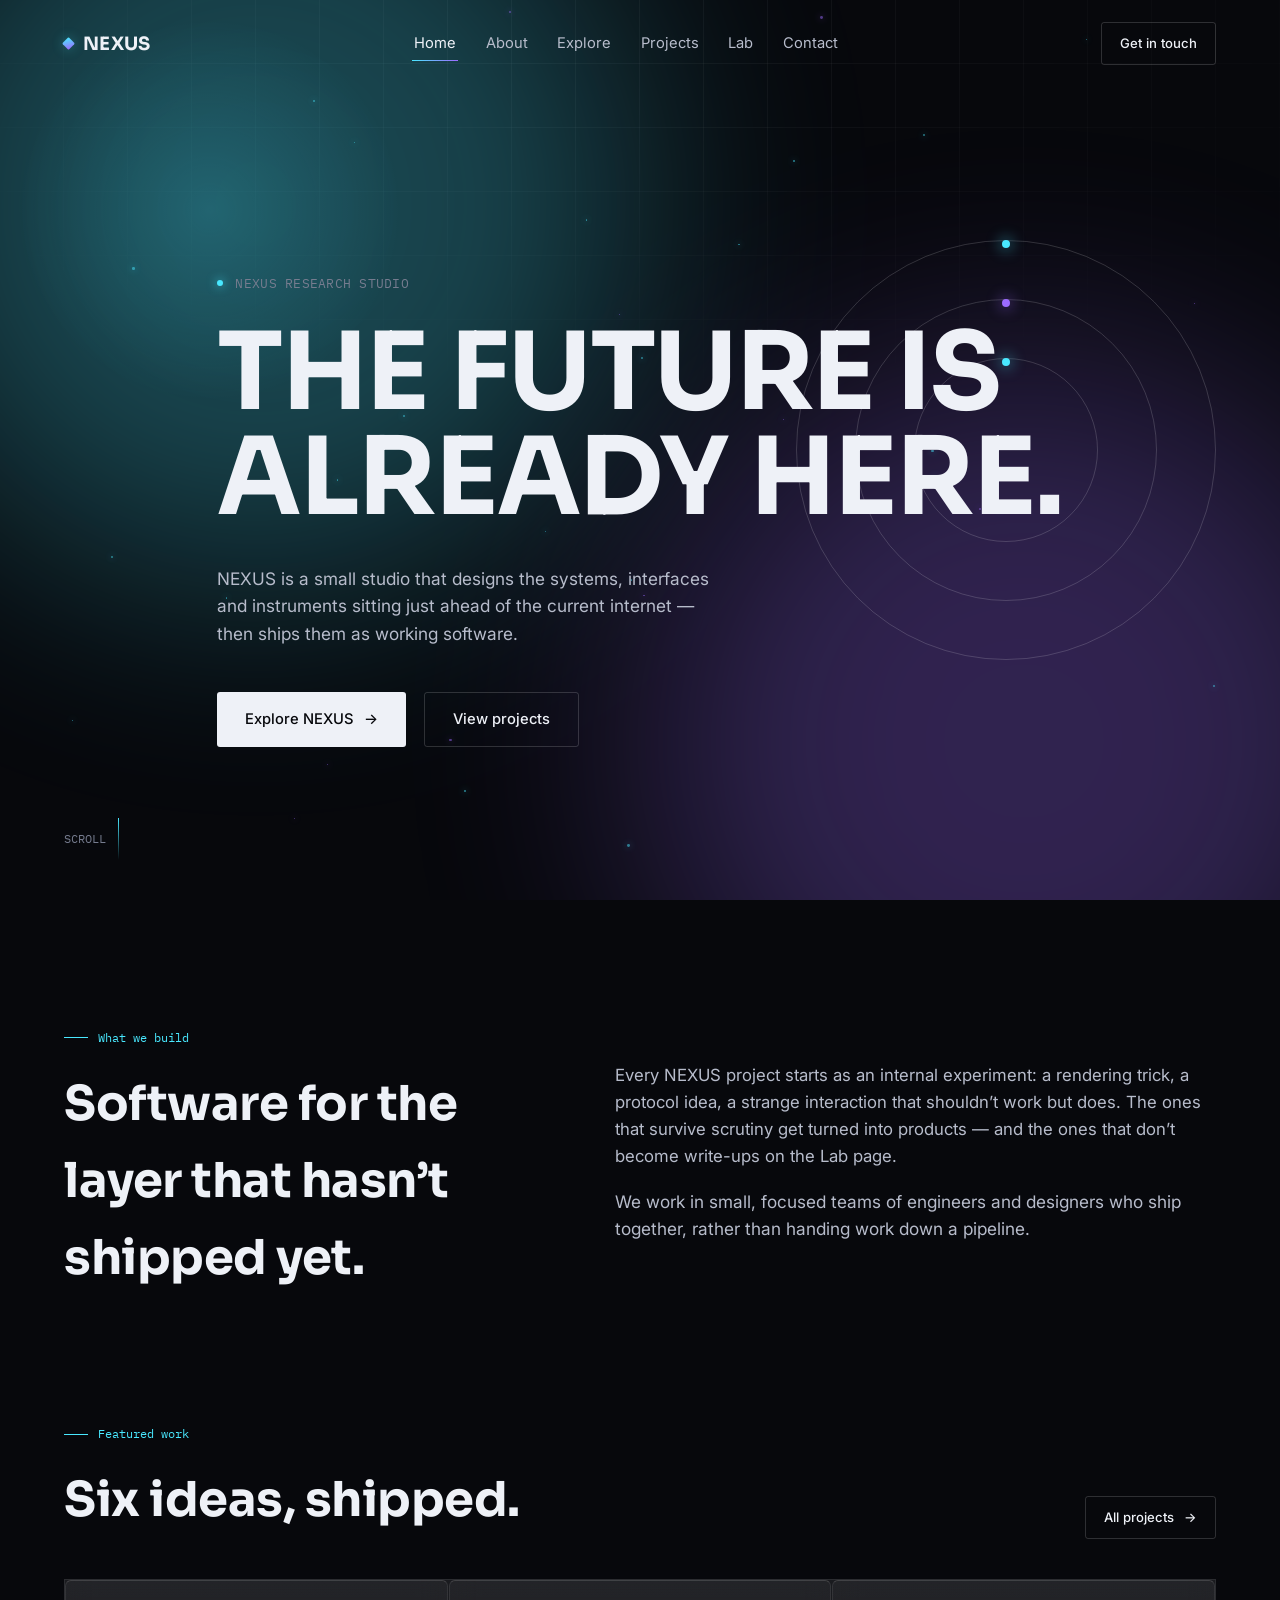
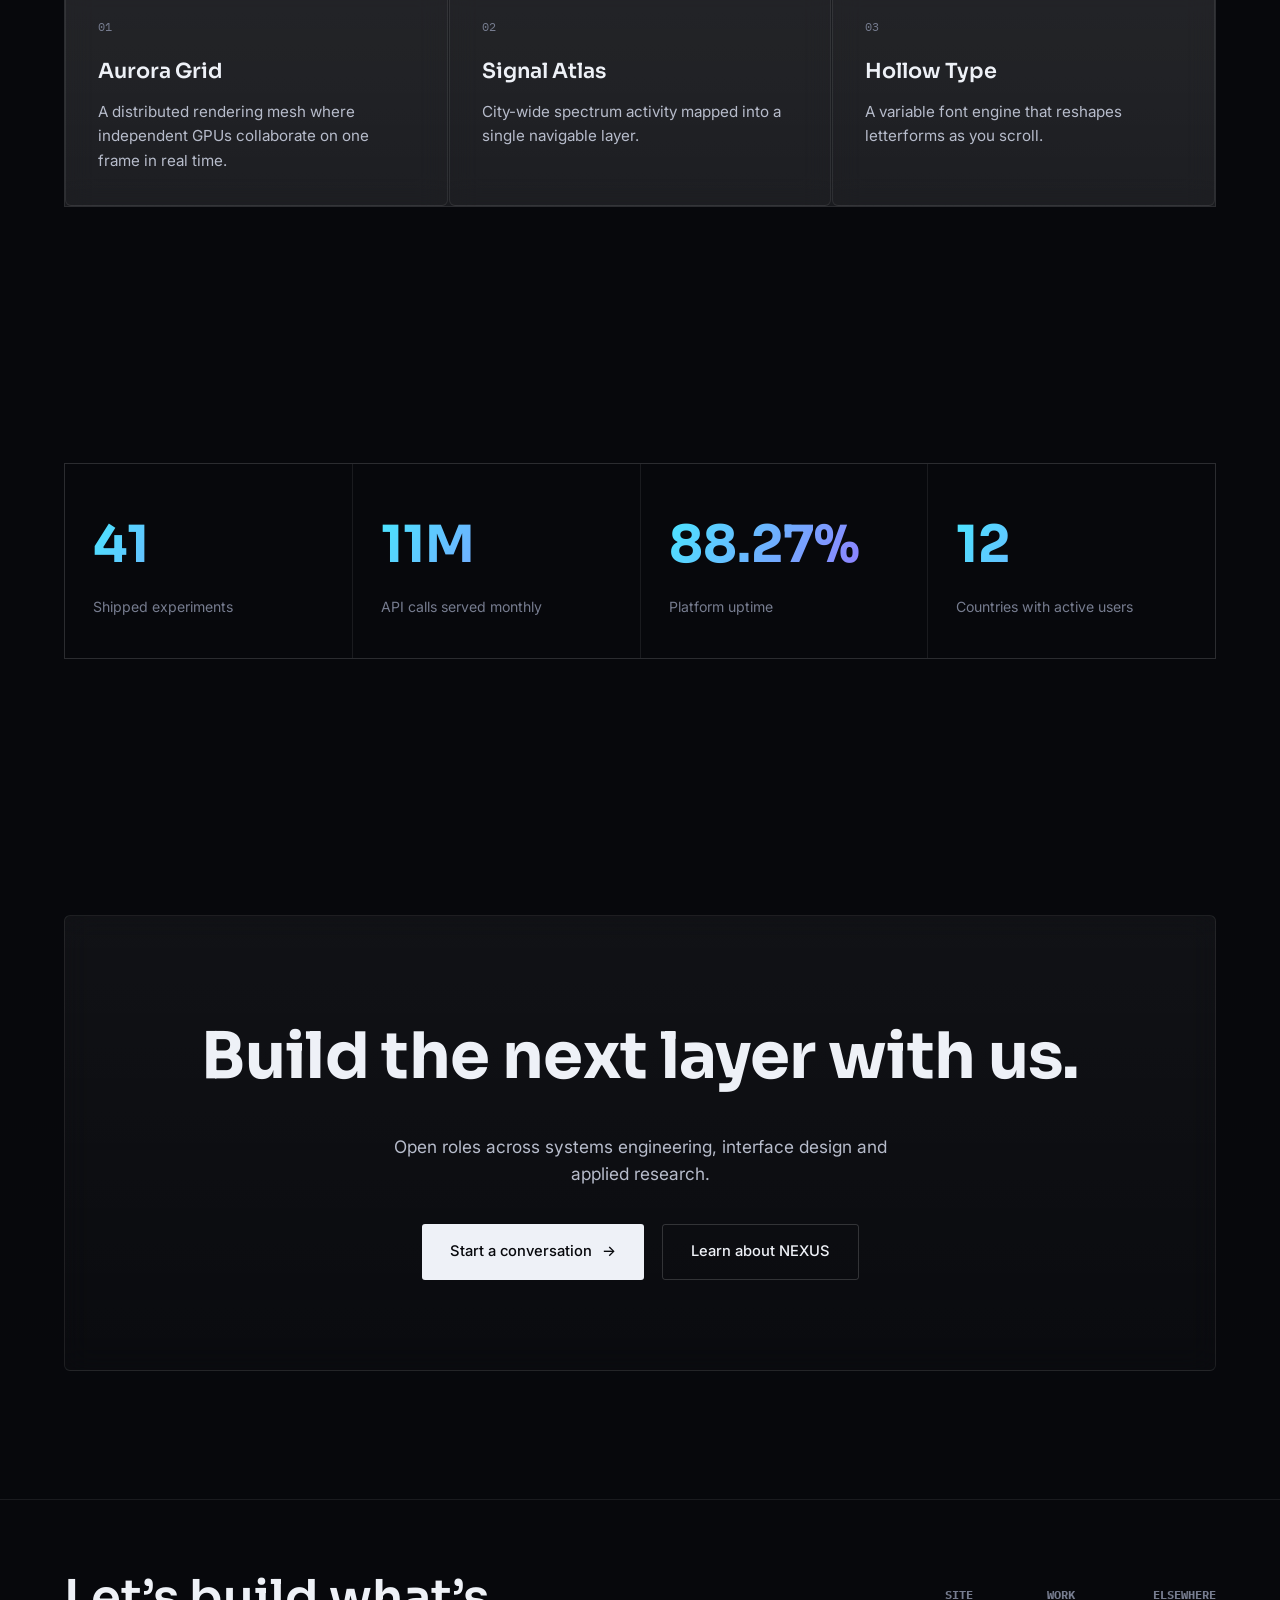
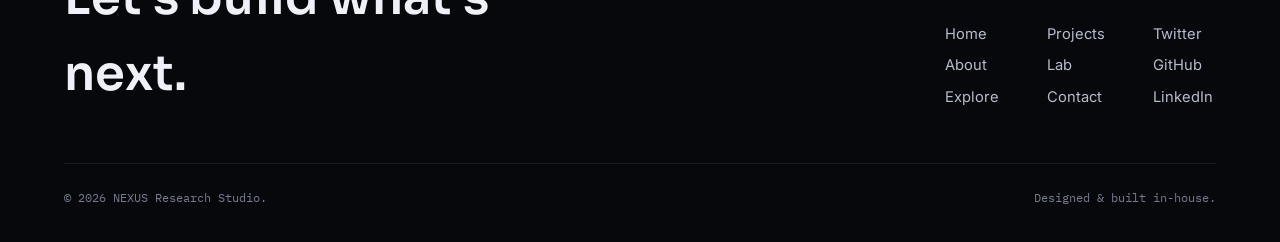
<file: index.html>
<!DOCTYPE html>
<html lang="en">
<head>
<meta charset="UTF-8">
<meta name="viewport" content="width=device-width, initial-scale=1.0">
<title>NEXUS — The future is already here.</title>
<meta name="description" content="NEXUS is a research studio building interfaces, systems and instruments for what comes after the current internet.">
<link rel="stylesheet" href="style.css">
</head>
<body>

<div class="field" aria-hidden="true">
  <div class="field__grid"></div>
  <div class="field__glow field__glow--a"></div>
  <div class="field__glow field__glow--b"></div>
  <div class="field__particles"></div>
  <div class="field__cursor"></div>
</div>

<header class="nav">
  <a href="index.html" class="nav__brand"><span class="nav__brand-mark" aria-hidden="true"></span>NEXUS</a>
  <nav class="nav__links" aria-label="Primary">
    <a href="index.html">Home</a>
    <a href="about.html">About</a>
    <a href="explore.html">Explore</a>
    <a href="projects.html">Projects</a>
    <a href="lab.html">Lab</a>
    <a href="contact.html">Contact</a>
  </nav>
  <div class="nav__cta">
    <a href="contact.html" class="btn btn--ghost btn--small">Get in touch</a>
    <button class="nav__toggle" aria-label="Open menu" aria-expanded="false" aria-controls="mobile-menu">
      <span></span><span></span><span></span>
    </button>
  </div>
</header>

<div class="nav__mobile" id="mobile-menu">
  <a href="index.html">Home</a>
  <a href="about.html">About</a>
  <a href="explore.html">Explore</a>
  <a href="projects.html">Projects</a>
  <a href="lab.html">Lab</a>
  <a href="contact.html">Contact</a>
  <div class="nav__mobile-foot">NEXUS Research Studio &mdash; Est. 2019</div>
</div>

<main>

  <section class="hero">
    <div class="wrap">
      <p class="hero__kicker"><span class="dot" aria-hidden="true"></span>NEXUS RESEARCH STUDIO</p>
      <h1 class="hero__title">
        <span class="line"><span>THE FUTURE IS</span></span>
        <span class="line"><span>ALREADY HERE.</span></span>
      </h1>
      <p class="hero__desc">
        NEXUS is a small studio that designs the systems, interfaces and instruments
        sitting just ahead of the current internet &mdash; then ships them as working software.
      </p>
      <div class="hero__actions">
        <a href="explore.html" class="btn btn--primary">Explore NEXUS <span class="btn__arrow">&rarr;</span></a>
        <a href="projects.html" class="btn btn--ghost">View projects</a>
      </div>
    </div>

    <div class="hero__figures" aria-hidden="true">
      <div class="hero__ring hero__ring--1"></div>
      <div class="hero__ring hero__ring--2"></div>
      <div class="hero__ring hero__ring--3"></div>
    </div>

    <div class="hero__scroll">
      <span>SCROLL</span>
      <span class="hero__scroll-line"></span>
    </div>
  </section>

  <section class="section" aria-label="Introduction">
    <div class="wrap">
      <div class="mission" style="grid-template-columns: 0.9fr 1.1fr;">
        <div class="reveal">
          <p class="eyebrow">What we build</p>
          <h2 class="pagehead__title" style="font-size: clamp(1.9rem, 4vw, 3rem);">Software for the layer that hasn&rsquo;t shipped yet.</h2>
        </div>
        <div class="reveal">
          <p class="hero__desc" style="max-width: 60ch; font-size: 1.05rem;">
            Every NEXUS project starts as an internal experiment: a rendering trick, a protocol idea,
            a strange interaction that shouldn&rsquo;t work but does. The ones that survive scrutiny
            get turned into products &mdash; and the ones that don&rsquo;t become write-ups on the Lab page.
          </p>
          <p class="hero__desc" style="max-width: 60ch; margin-top: 18px;">
            We work in small, focused teams of engineers and designers who ship together,
            rather than handing work down a pipeline.
          </p>
        </div>
      </div>
    </div>
  </section>

  <section class="section" style="padding-top: 0;" aria-label="Featured projects">
    <div class="wrap">
      <div class="reveal" style="display:flex; justify-content: space-between; align-items:flex-end; gap: 24px; flex-wrap: wrap; margin-bottom: 40px;">
        <div>
          <p class="eyebrow">Featured work</p>
          <h2 class="pagehead__title" style="font-size: clamp(1.9rem, 4vw, 3rem);">Six ideas, shipped.</h2>
        </div>
        <a href="projects.html" class="btn btn--ghost btn--small">All projects <span class="btn__arrow">&rarr;</span></a>
      </div>

      <div class="explore-grid reveal reveal-stagger" style="grid-template-columns: repeat(3, 1fr);">
        <div class="card glass" style="--i:0;"><span class="card__index">01</span><h3 class="card__title">Aurora Grid</h3><p class="card__text">A distributed rendering mesh where independent GPUs collaborate on one frame in real time.</p></div>
        <div class="card glass" style="--i:1;"><span class="card__index">02</span><h3 class="card__title">Signal Atlas</h3><p class="card__text">City-wide spectrum activity mapped into a single navigable layer.</p></div>
        <div class="card glass" style="--i:2;"><span class="card__index">03</span><h3 class="card__title">Hollow Type</h3><p class="card__text">A variable font engine that reshapes letterforms as you scroll.</p></div>
      </div>
    </div>
  </section>

  <section class="section" aria-label="Statistics">
    <div class="wrap reveal">
      <div class="stats">
        <div class="stat"><div class="stat__num" data-count-to="46">0</div><p class="stat__label">Shipped experiments</p></div>
        <div class="stat"><div class="stat__num" data-count-to="12" data-suffix="M">0</div><p class="stat__label">API calls served monthly</p></div>
        <div class="stat"><div class="stat__num" data-count-to="99.98" data-suffix="%">0</div><p class="stat__label">Platform uptime</p></div>
        <div class="stat"><div class="stat__num" data-count-to="14">0</div><p class="stat__label">Countries with active users</p></div>
      </div>
    </div>
  </section>

  <section class="section" aria-label="Call to action">
    <div class="wrap">
      <div class="glass reveal" style="padding: clamp(40px, 8vw, 90px) clamp(24px, 6vw, 70px); text-align: center;">
        <h2 class="pagehead__title" style="max-width: none; font-size: clamp(2rem, 6vw, 4rem);">Build the next layer with us.</h2>
        <p class="hero__desc" style="margin: 24px auto 0; text-align: center;">Open roles across systems engineering, interface design and applied research.</p>
        <div class="hero__actions" style="justify-content: center; margin-top: 36px;">
          <a href="contact.html" class="btn btn--primary">Start a conversation <span class="btn__arrow">&rarr;</span></a>
          <a href="about.html" class="btn btn--ghost">Learn about NEXUS</a>
        </div>
      </div>
    </div>
  </section>

</main>

<footer class="footer">
  <div class="wrap">
    <div class="footer__top">
      <h3 class="footer__title">Let&rsquo;s build what&rsquo;s next.</h3>
      <div class="footer__links">
        <div class="footer__col">
          <h4>SITE</h4>
          <a href="index.html">Home</a>
          <a href="about.html">About</a>
          <a href="explore.html">Explore</a>
        </div>
        <div class="footer__col">
          <h4>WORK</h4>
          <a href="projects.html">Projects</a>
          <a href="lab.html">Lab</a>
          <a href="contact.html">Contact</a>
        </div>
        <div class="footer__col">
          <h4>ELSEWHERE</h4>
          <a href="https://twitter.com" target="_blank" rel="noopener">Twitter</a>
          <a href="https://github.com" target="_blank" rel="noopener">GitHub</a>
          <a href="https://linkedin.com" target="_blank" rel="noopener">LinkedIn</a>
        </div>
      </div>
    </div>
    <div class="footer__bottom">
      <span>&copy; 2026 NEXUS Research Studio.</span>
      <span>Designed &amp; built in-house.</span>
    </div>
  </div>
</footer>

<script src="main.js"></script>
</body>
</html>
</file>
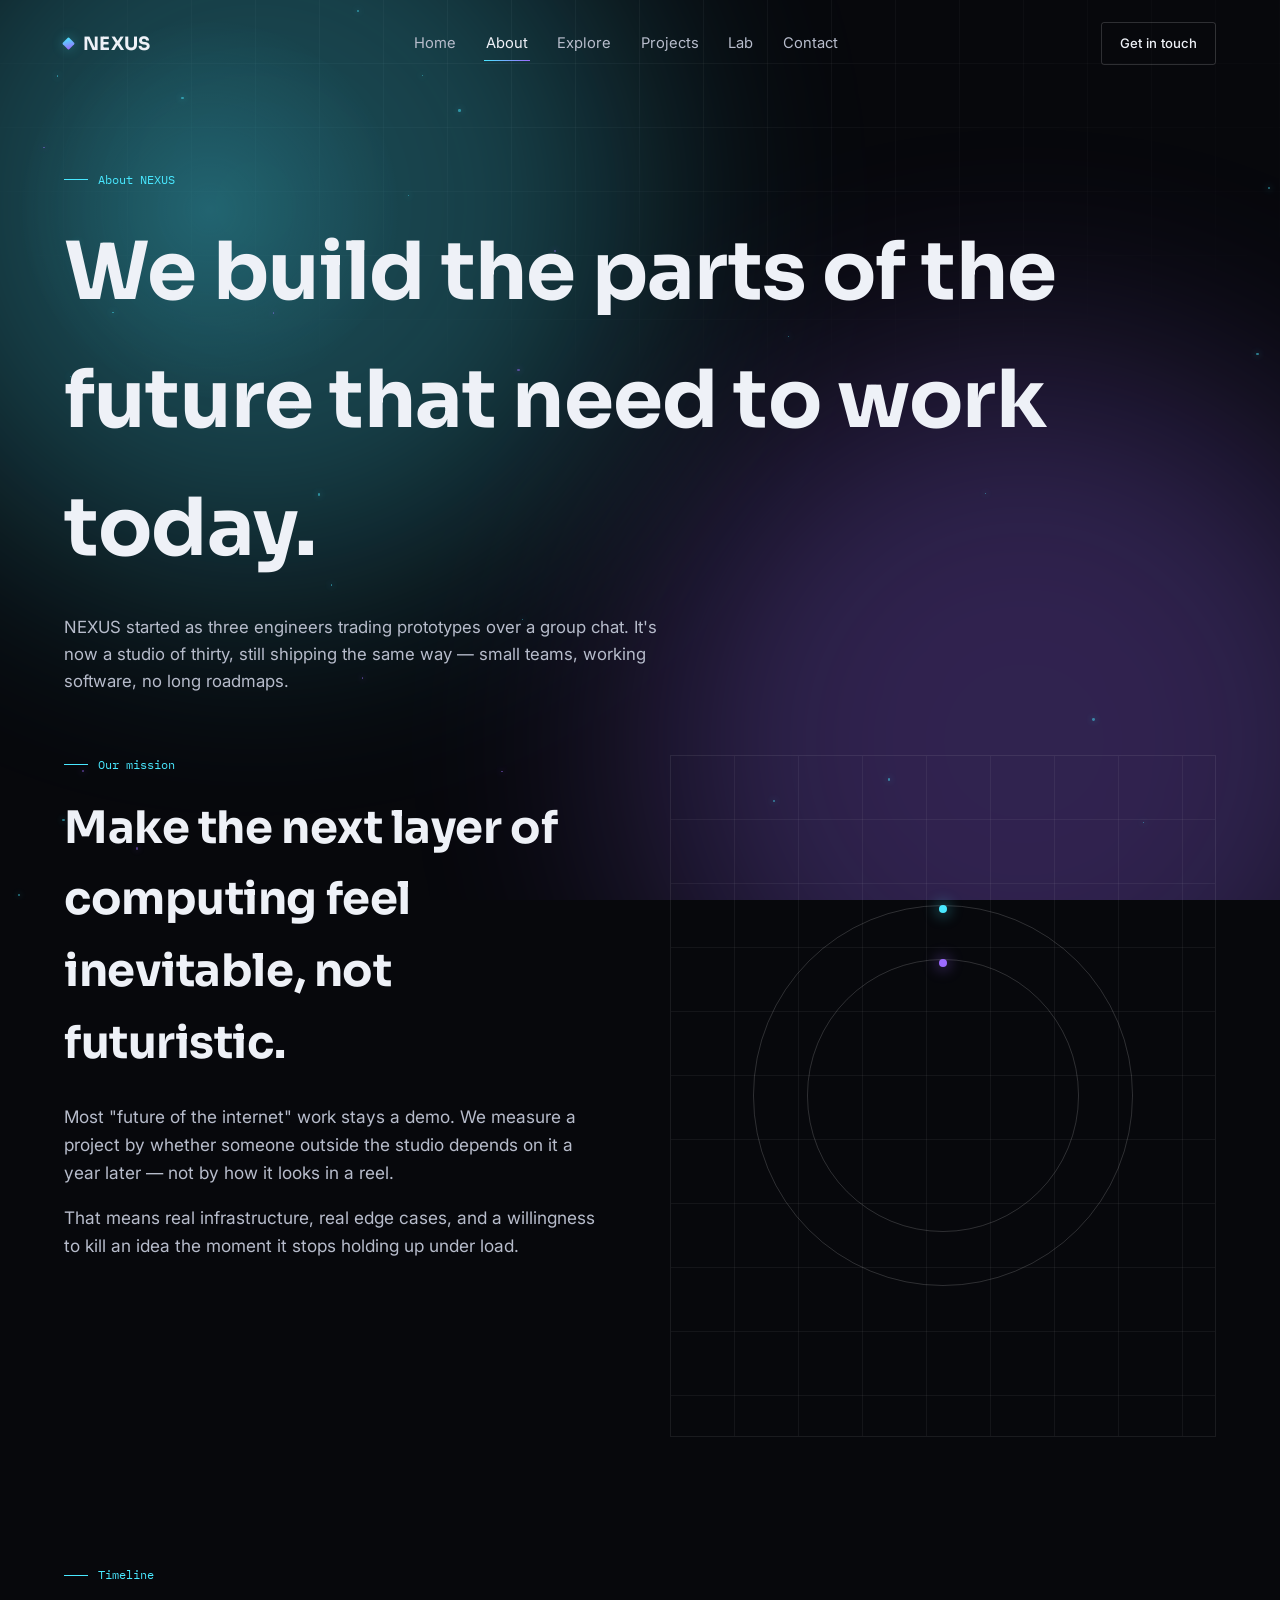
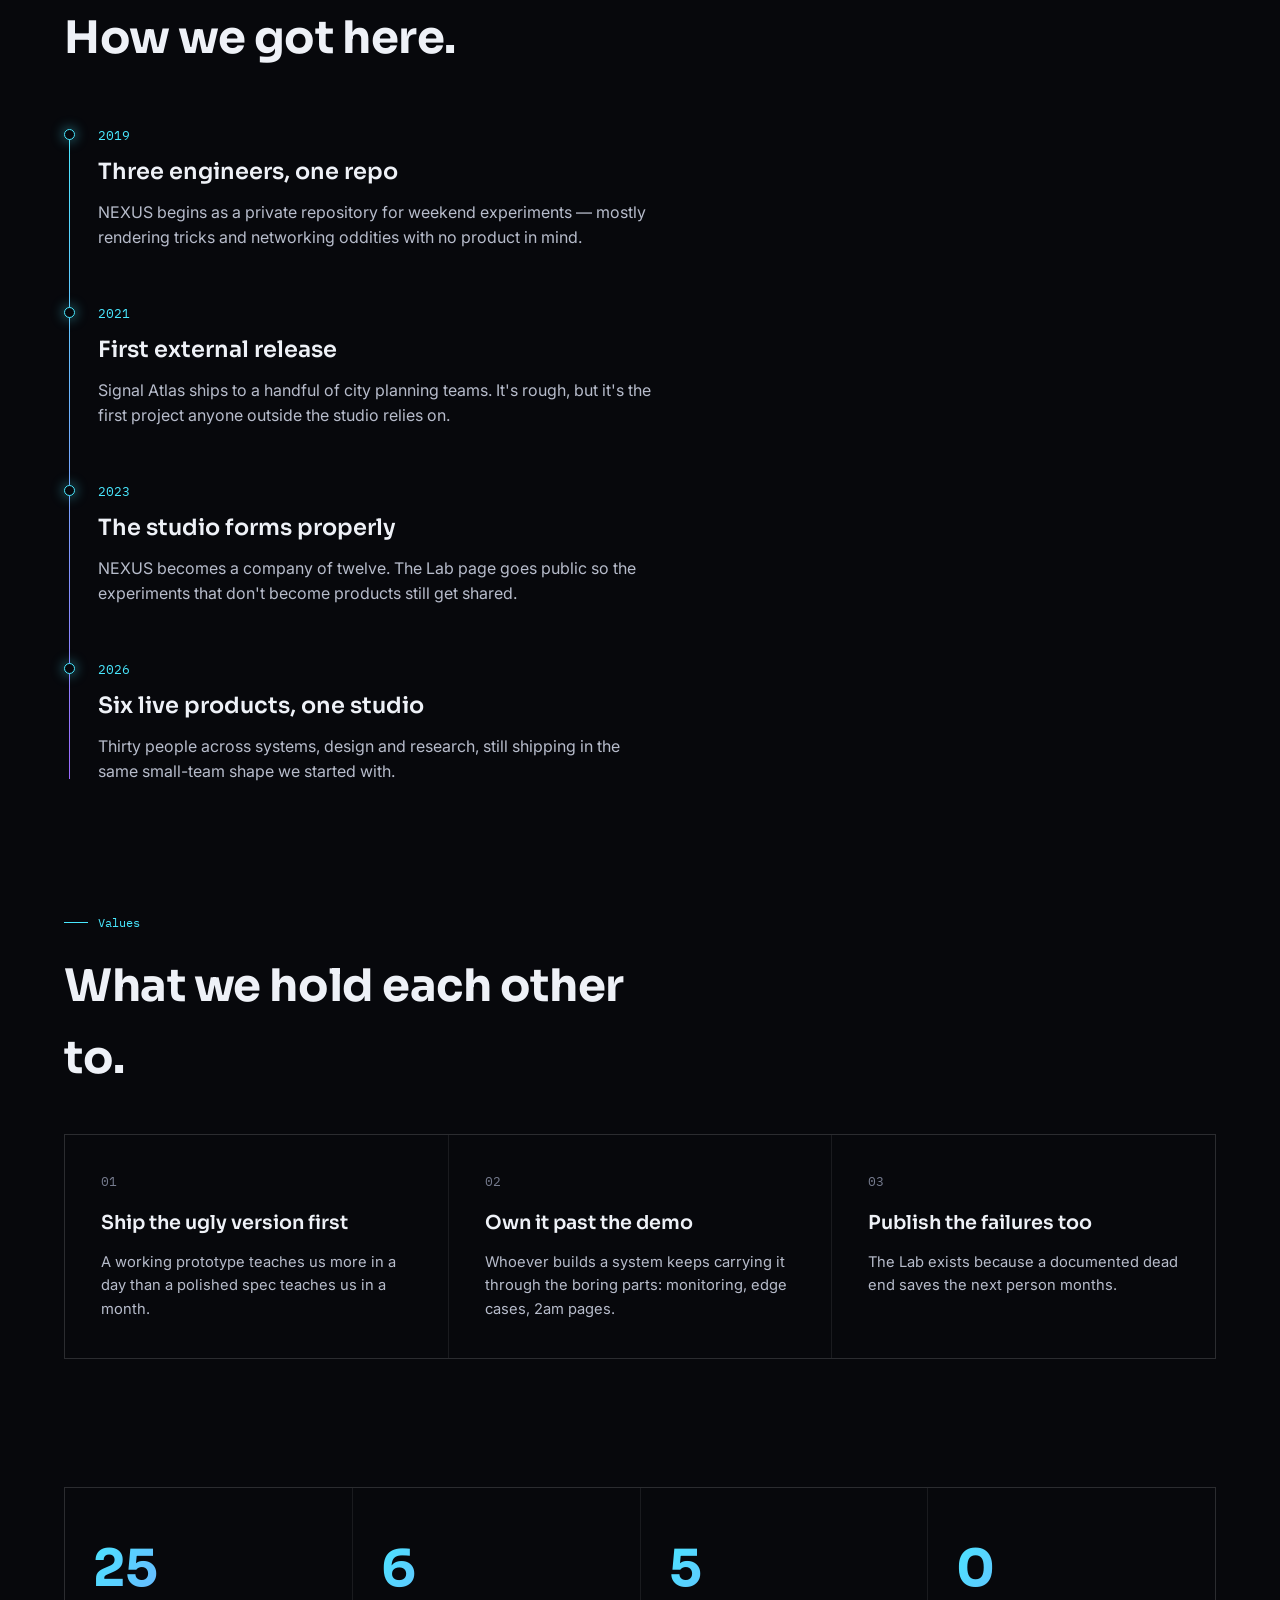
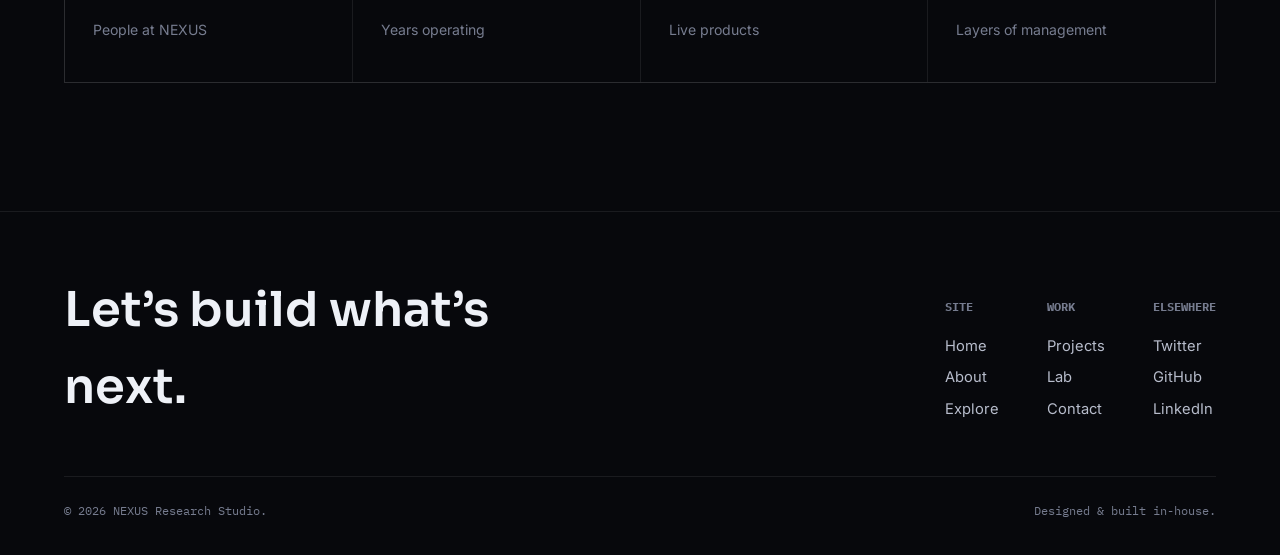
<file: about.html>
<!DOCTYPE html>
<html lang="en">
<head>
<meta charset="UTF-8">
<meta name="viewport" content="width=device-width, initial-scale=1.0">
<title>About — NEXUS</title>
<meta name="description" content="The story, mission and values behind NEXUS Research Studio.">
<link rel="stylesheet" href="style.css">
</head>
<body>

<div class="field" aria-hidden="true">
  <div class="field__grid"></div>
  <div class="field__glow field__glow--a"></div>
  <div class="field__glow field__glow--b"></div>
  <div class="field__particles"></div>
  <div class="field__cursor"></div>
</div>

<header class="nav">
  <a href="index.html" class="nav__brand"><span class="nav__brand-mark" aria-hidden="true"></span>NEXUS</a>
  <nav class="nav__links" aria-label="Primary">
    <a href="index.html">Home</a>
    <a href="about.html">About</a>
    <a href="explore.html">Explore</a>
    <a href="projects.html">Projects</a>
    <a href="lab.html">Lab</a>
    <a href="contact.html">Contact</a>
  </nav>
  <div class="nav__cta">
    <a href="contact.html" class="btn btn--ghost btn--small">Get in touch</a>
    <button class="nav__toggle" aria-label="Open menu" aria-expanded="false" aria-controls="mobile-menu">
      <span></span><span></span><span></span>
    </button>
  </div>
</header>

<div class="nav__mobile" id="mobile-menu">
  <a href="index.html">Home</a>
  <a href="about.html">About</a>
  <a href="explore.html">Explore</a>
  <a href="projects.html">Projects</a>
  <a href="lab.html">Lab</a>
  <a href="contact.html">Contact</a>
  <div class="nav__mobile-foot">NEXUS Research Studio &mdash; Est. 2019</div>
</div>

<main>

  <section class="pagehead">
    <div class="wrap">
      <p class="eyebrow reveal">About NEXUS</p>
      <h1 class="pagehead__title reveal">We build the parts of the future that need to work today.</h1>
      <p class="pagehead__desc reveal">NEXUS started as three engineers trading prototypes over a group chat. It's now a studio of thirty, still shipping the same way &mdash; small teams, working software, no long roadmaps.</p>
    </div>
  </section>

  <section class="section" style="padding-top:0;">
    <div class="wrap">
      <div class="mission">
        <div class="reveal">
          <p class="eyebrow">Our mission</p>
          <h2 class="pagehead__title" style="font-size: clamp(1.8rem, 3.6vw, 2.8rem);">Make the next layer of computing feel inevitable, not futuristic.</h2>
          <p class="hero__desc" style="margin-top: 24px; max-width: 52ch;">
            Most "future of the internet" work stays a demo. We measure a project by whether
            someone outside the studio depends on it a year later &mdash; not by how it looks in a reel.
          </p>
          <p class="hero__desc" style="margin-top: 18px; max-width: 52ch;">
            That means real infrastructure, real edge cases, and a willingness to kill an idea
            the moment it stops holding up under load.
          </p>
        </div>
        <div class="mission__visual reveal">
          <div class="field__grid" aria-hidden="true"></div>
          <div style="position:absolute; inset:0; display:flex; align-items:center; justify-content:center;">
            <div class="hero__ring" style="position:relative; width:70%; aspect-ratio:1;">
              <div class="hero__ring hero__ring--2" style="animation-duration: 16s;"></div>
            </div>
          </div>
        </div>
      </div>
    </div>
  </section>

  <section class="section" style="padding-top:0;">
    <div class="wrap">
      <p class="eyebrow reveal">Timeline</p>
      <h2 class="pagehead__title reveal" style="font-size: clamp(1.8rem, 3.6vw, 2.8rem); margin-bottom: 50px;">How we got here.</h2>

      <div class="timeline">
        <div class="timeline__item reveal">
          <p class="timeline__year">2019</p>
          <h3 class="timeline__title">Three engineers, one repo</h3>
          <p class="timeline__text">NEXUS begins as a private repository for weekend experiments &mdash; mostly rendering tricks and networking oddities with no product in mind.</p>
        </div>
        <div class="timeline__item reveal">
          <p class="timeline__year">2021</p>
          <h3 class="timeline__title">First external release</h3>
          <p class="timeline__text">Signal Atlas ships to a handful of city planning teams. It's rough, but it's the first project anyone outside the studio relies on.</p>
        </div>
        <div class="timeline__item reveal">
          <p class="timeline__year">2023</p>
          <h3 class="timeline__title">The studio forms properly</h3>
          <p class="timeline__text">NEXUS becomes a company of twelve. The Lab page goes public so the experiments that don't become products still get shared.</p>
        </div>
        <div class="timeline__item reveal">
          <p class="timeline__year">2026</p>
          <h3 class="timeline__title">Six live products, one studio</h3>
          <p class="timeline__text">Thirty people across systems, design and research, still shipping in the same small-team shape we started with.</p>
        </div>
      </div>
    </div>
  </section>

  <section class="section" style="padding-top:0;">
    <div class="wrap">
      <p class="eyebrow reveal">Values</p>
      <h2 class="pagehead__title reveal" style="font-size: clamp(1.8rem, 3.6vw, 2.8rem); margin-bottom: 40px;">What we hold each other to.</h2>
      <div class="values reveal reveal-stagger">
        <div class="value" style="--i:0;">
          <p class="value__num">01</p>
          <h3 class="value__title">Ship the ugly version first</h3>
          <p class="value__text">A working prototype teaches us more in a day than a polished spec teaches us in a month.</p>
        </div>
        <div class="value" style="--i:1;">
          <p class="value__num">02</p>
          <h3 class="value__title">Own it past the demo</h3>
          <p class="value__text">Whoever builds a system keeps carrying it through the boring parts: monitoring, edge cases, 2am pages.</p>
        </div>
        <div class="value" style="--i:2;">
          <p class="value__num">03</p>
          <h3 class="value__title">Publish the failures too</h3>
          <p class="value__text">The Lab exists because a documented dead end saves the next person months.</p>
        </div>
      </div>
    </div>
  </section>

  <section class="section" style="padding-top:0;">
    <div class="wrap reveal">
      <div class="stats">
        <div class="stat"><div class="stat__num" data-count-to="30">0</div><p class="stat__label">People at NEXUS</p></div>
        <div class="stat"><div class="stat__num" data-count-to="7">0</div><p class="stat__label">Years operating</p></div>
        <div class="stat"><div class="stat__num" data-count-to="6">0</div><p class="stat__label">Live products</p></div>
        <div class="stat"><div class="stat__num" data-count-to="0">0</div><p class="stat__label">Layers of management</p></div>
      </div>
    </div>
  </section>

</main>

<footer class="footer">
  <div class="wrap">
    <div class="footer__top">
      <h3 class="footer__title">Let&rsquo;s build what&rsquo;s next.</h3>
      <div class="footer__links">
        <div class="footer__col">
          <h4>SITE</h4>
          <a href="index.html">Home</a>
          <a href="about.html">About</a>
          <a href="explore.html">Explore</a>
        </div>
        <div class="footer__col">
          <h4>WORK</h4>
          <a href="projects.html">Projects</a>
          <a href="lab.html">Lab</a>
          <a href="contact.html">Contact</a>
        </div>
        <div class="footer__col">
          <h4>ELSEWHERE</h4>
          <a href="https://twitter.com" target="_blank" rel="noopener">Twitter</a>
          <a href="https://github.com" target="_blank" rel="noopener">GitHub</a>
          <a href="https://linkedin.com" target="_blank" rel="noopener">LinkedIn</a>
        </div>
      </div>
    </div>
    <div class="footer__bottom">
      <span>&copy; 2026 NEXUS Research Studio.</span>
      <span>Designed &amp; built in-house.</span>
    </div>
  </div>
</footer>

<script src="main.js"></script>
</body>
</html>
</file>
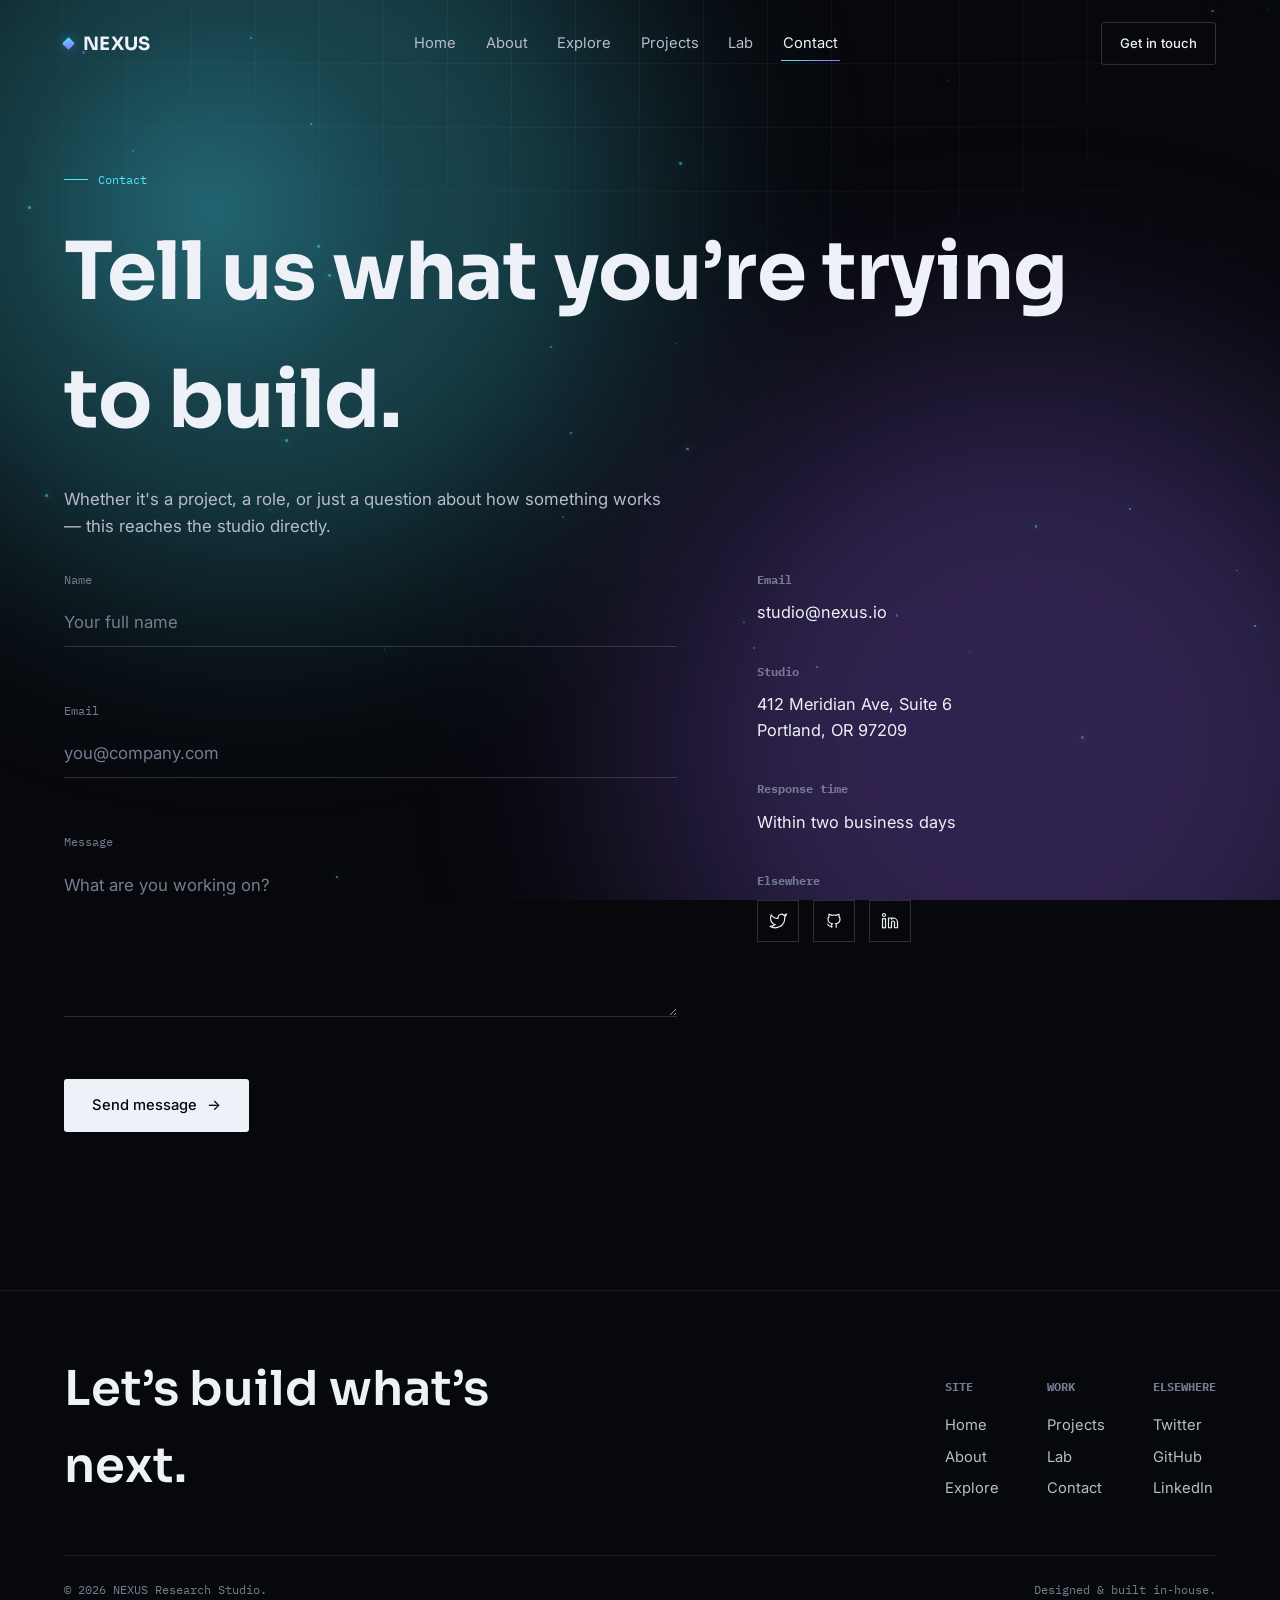
<file: contact.html>
<!DOCTYPE html>
<html lang="en">
<head>
<meta charset="UTF-8">
<meta name="viewport" content="width=device-width, initial-scale=1.0">
<title>Contact — NEXUS</title>
<meta name="description" content="Get in touch with the NEXUS research studio.">
<link rel="stylesheet" href="style.css">
</head>
<body>

<div class="field" aria-hidden="true">
  <div class="field__grid"></div>
  <div class="field__glow field__glow--a"></div>
  <div class="field__glow field__glow--b"></div>
  <div class="field__particles"></div>
  <div class="field__cursor"></div>
</div>

<header class="nav">
  <a href="index.html" class="nav__brand"><span class="nav__brand-mark" aria-hidden="true"></span>NEXUS</a>
  <nav class="nav__links" aria-label="Primary">
    <a href="index.html">Home</a>
    <a href="about.html">About</a>
    <a href="explore.html">Explore</a>
    <a href="projects.html">Projects</a>
    <a href="lab.html">Lab</a>
    <a href="contact.html">Contact</a>
  </nav>
  <div class="nav__cta">
    <a href="contact.html" class="btn btn--ghost btn--small">Get in touch</a>
    <button class="nav__toggle" aria-label="Open menu" aria-expanded="false" aria-controls="mobile-menu">
      <span></span><span></span><span></span>
    </button>
  </div>
</header>

<div class="nav__mobile" id="mobile-menu">
  <a href="index.html">Home</a>
  <a href="about.html">About</a>
  <a href="explore.html">Explore</a>
  <a href="projects.html">Projects</a>
  <a href="lab.html">Lab</a>
  <a href="contact.html">Contact</a>
  <div class="nav__mobile-foot">NEXUS Research Studio &mdash; Est. 2019</div>
</div>

<main>

  <section class="pagehead" style="padding-bottom: 20px;">
    <div class="wrap">
      <p class="eyebrow reveal">Contact</p>
      <h1 class="pagehead__title reveal">Tell us what you&rsquo;re trying to build.</h1>
      <p class="pagehead__desc reveal">Whether it's a project, a role, or just a question about how something works &mdash; this reaches the studio directly.</p>
    </div>
  </section>

  <section class="section" style="padding-top: 10px;">
    <div class="wrap">
      <div class="contact-layout">

        <form class="reveal" data-contact-form novalidate>
          <div class="field-group">
            <label for="c-name">Name</label>
            <input class="field-input" type="text" id="c-name" name="name" placeholder="Your full name" autocomplete="name" required>
            <span class="field-error" role="alert"></span>
          </div>
          <div class="field-group">
            <label for="c-email">Email</label>
            <input class="field-input" type="email" id="c-email" name="email" placeholder="you@company.com" autocomplete="email" required>
            <span class="field-error" role="alert"></span>
          </div>
          <div class="field-group">
            <label for="c-message">Message</label>
            <textarea class="field-input" id="c-message" name="message" rows="5" placeholder="What are you working on?" required></textarea>
            <span class="field-error" role="alert"></span>
          </div>
          <button type="submit" class="btn btn--primary">Send message <span class="btn__arrow">&rarr;</span></button>
          <p class="form-status" data-form-status aria-live="polite"></p>
        </form>

        <div class="contact-info reveal">
          <div>
            <h4>Email</h4>
            <a href="mailto:studio@nexus.io">studio@nexus.io</a>
          </div>
          <div>
            <h4>Studio</h4>
            <p>412 Meridian Ave, Suite 6<br>Portland, OR 97209</p>
          </div>
          <div>
            <h4>Response time</h4>
            <p>Within two business days</p>
          </div>
          <div>
            <h4>Elsewhere</h4>
            <div class="social-row">
              <a href="https://twitter.com" target="_blank" rel="noopener" aria-label="NEXUS on Twitter">
                <svg width="18" height="18" viewBox="0 0 24 24" fill="none" stroke="currentColor" stroke-width="1.6"><path d="M23 3a10.9 10.9 0 0 1-3.14 1.53 4.48 4.48 0 0 0-7.86 3v1A10.66 10.66 0 0 1 3 4s-4 9 5 13a11.64 11.64 0 0 1-7 2c9 5 20 0 20-11.5a4.5 4.5 0 0 0-.08-.83A7.72 7.72 0 0 0 23 3z"/></svg>
              </a>
              <a href="https://github.com" target="_blank" rel="noopener" aria-label="NEXUS on GitHub">
                <svg width="18" height="18" viewBox="0 0 24 24" fill="none" stroke="currentColor" stroke-width="1.6"><path d="M9 19c-4.3 1.4-4.3-2.5-6-3m12 5v-3.5c0-1 .1-1.4-.5-2 2.8-.3 5.5-1.4 5.5-6a4.6 4.6 0 0 0-1.3-3.2 4.2 4.2 0 0 0-.1-3.2s-1.1-.3-3.5 1.3a12.3 12.3 0 0 0-6.2 0C6.5 2.8 5.4 3.1 5.4 3.1a4.2 4.2 0 0 0-.1 3.2A4.6 4.6 0 0 0 4 9.5c0 4.6 2.7 5.7 5.5 6-.6.6-.6 1.2-.5 2V21"/></svg>
              </a>
              <a href="https://linkedin.com" target="_blank" rel="noopener" aria-label="NEXUS on LinkedIn">
                <svg width="18" height="18" viewBox="0 0 24 24" fill="none" stroke="currentColor" stroke-width="1.6"><path d="M16 8a6 6 0 0 1 6 6v7h-4v-7a2 2 0 0 0-4 0v7h-4V8h4v1.5A5.98 5.98 0 0 1 16 8z"/><rect x="2" y="9" width="4" height="12"/><circle cx="4" cy="4" r="2"/></svg>
              </a>
            </div>
          </div>
        </div>

      </div>
    </div>
  </section>

</main>

<footer class="footer">
  <div class="wrap">
    <div class="footer__top">
      <h3 class="footer__title">Let&rsquo;s build what&rsquo;s next.</h3>
      <div class="footer__links">
        <div class="footer__col">
          <h4>SITE</h4>
          <a href="index.html">Home</a>
          <a href="about.html">About</a>
          <a href="explore.html">Explore</a>
        </div>
        <div class="footer__col">
          <h4>WORK</h4>
          <a href="projects.html">Projects</a>
          <a href="lab.html">Lab</a>
          <a href="contact.html">Contact</a>
        </div>
        <div class="footer__col">
          <h4>ELSEWHERE</h4>
          <a href="https://twitter.com" target="_blank" rel="noopener">Twitter</a>
          <a href="https://github.com" target="_blank" rel="noopener">GitHub</a>
          <a href="https://linkedin.com" target="_blank" rel="noopener">LinkedIn</a>
        </div>
      </div>
    </div>
    <div class="footer__bottom">
      <span>&copy; 2026 NEXUS Research Studio.</span>
      <span>Designed &amp; built in-house.</span>
    </div>
  </div>
</footer>

<script src="main.js"></script>
</body>
</html>
</file>
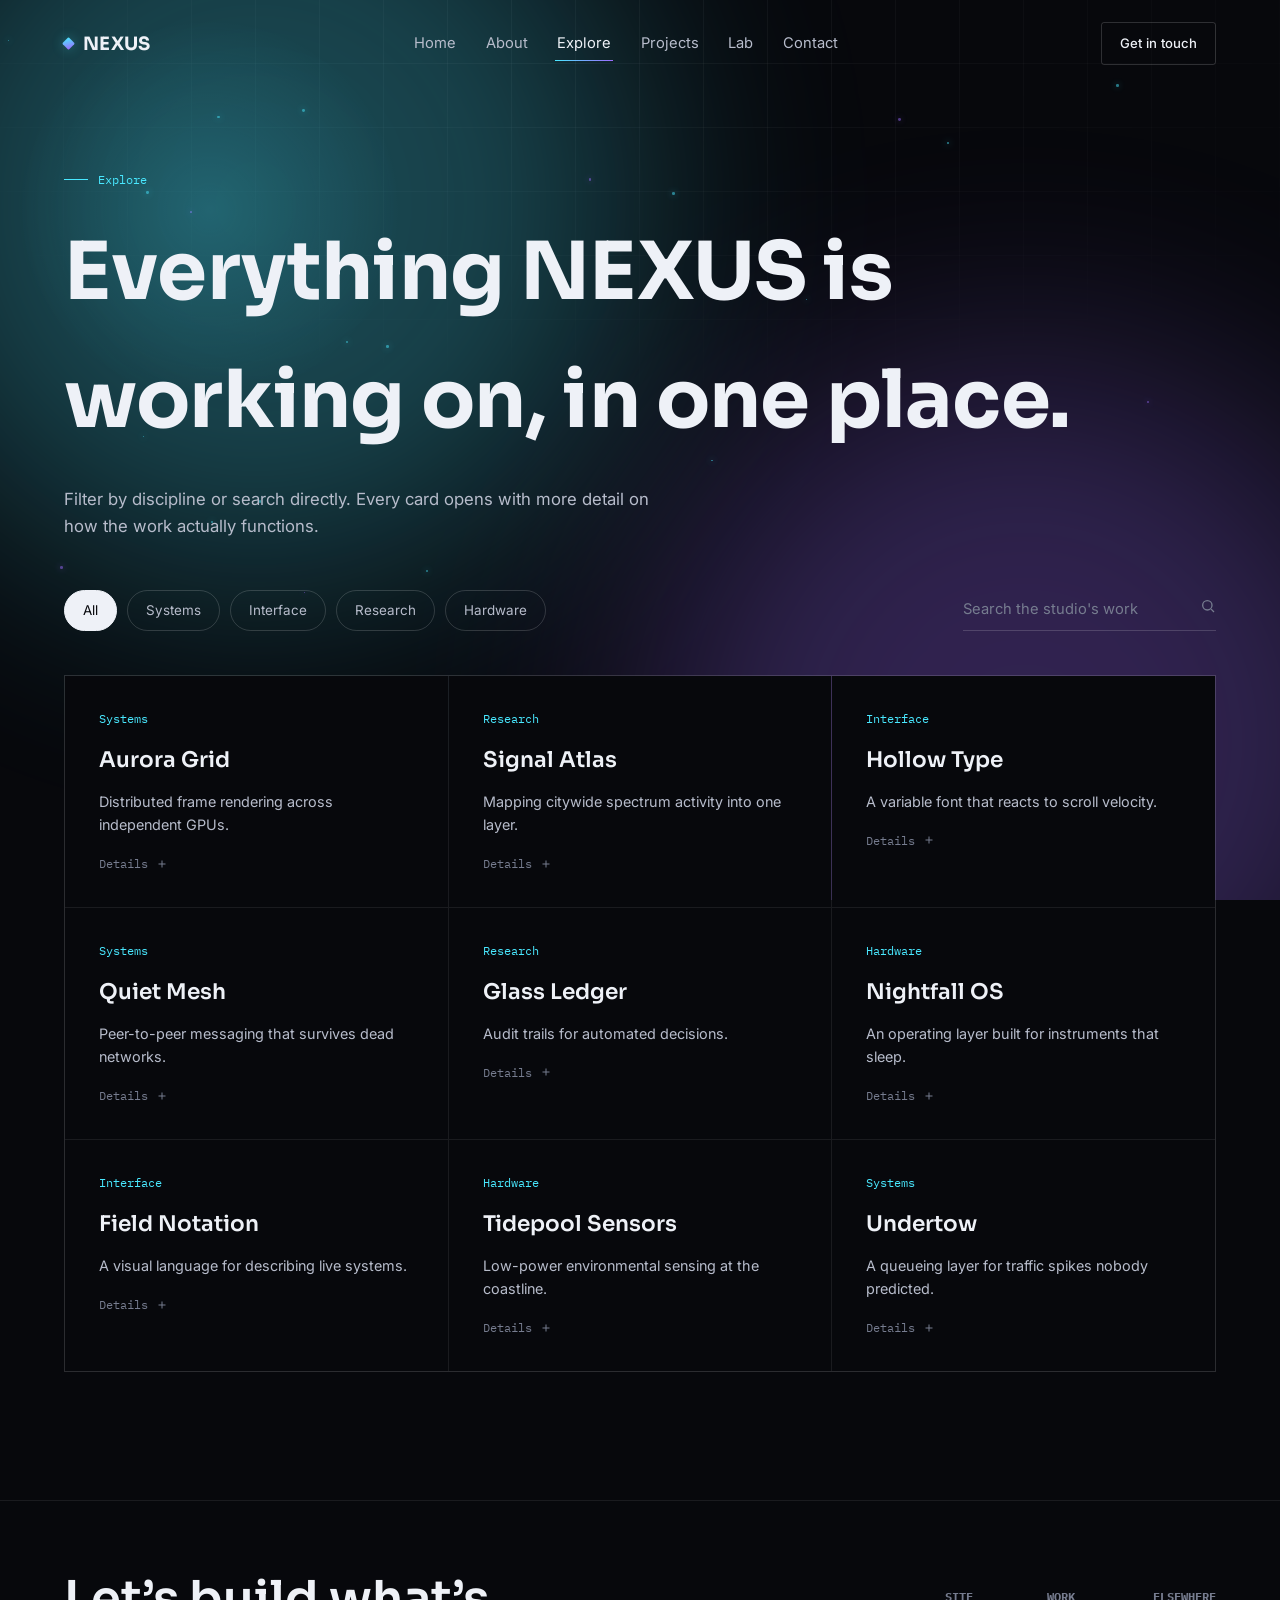
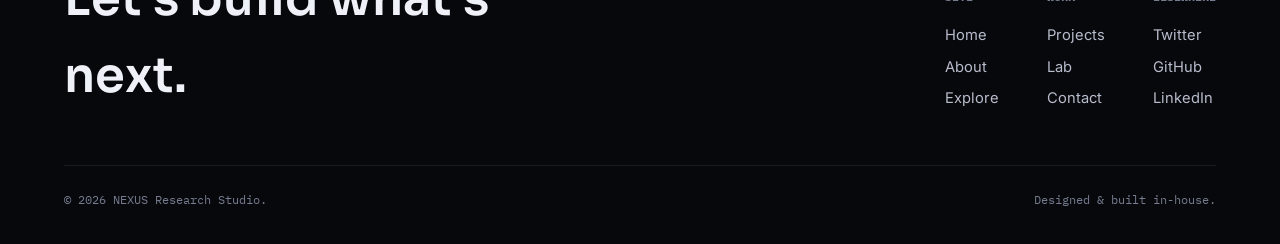
<file: explore.html>
<!DOCTYPE html>
<html lang="en">
<head>
<meta charset="UTF-8">
<meta name="viewport" content="width=device-width, initial-scale=1.0">
<title>Explore — NEXUS</title>
<meta name="description" content="Browse everything NEXUS is building across systems, interfaces and applied research.">
<link rel="stylesheet" href="style.css">
</head>
<body>

<div class="field" aria-hidden="true">
  <div class="field__grid"></div>
  <div class="field__glow field__glow--a"></div>
  <div class="field__glow field__glow--b"></div>
  <div class="field__particles"></div>
  <div class="field__cursor"></div>
</div>

<header class="nav">
  <a href="index.html" class="nav__brand"><span class="nav__brand-mark" aria-hidden="true"></span>NEXUS</a>
  <nav class="nav__links" aria-label="Primary">
    <a href="index.html">Home</a>
    <a href="about.html">About</a>
    <a href="explore.html">Explore</a>
    <a href="projects.html">Projects</a>
    <a href="lab.html">Lab</a>
    <a href="contact.html">Contact</a>
  </nav>
  <div class="nav__cta">
    <a href="contact.html" class="btn btn--ghost btn--small">Get in touch</a>
    <button class="nav__toggle" aria-label="Open menu" aria-expanded="false" aria-controls="mobile-menu">
      <span></span><span></span><span></span>
    </button>
  </div>
</header>

<div class="nav__mobile" id="mobile-menu">
  <a href="index.html">Home</a>
  <a href="about.html">About</a>
  <a href="explore.html">Explore</a>
  <a href="projects.html">Projects</a>
  <a href="lab.html">Lab</a>
  <a href="contact.html">Contact</a>
  <div class="nav__mobile-foot">NEXUS Research Studio &mdash; Est. 2019</div>
</div>

<main>

  <section class="pagehead" style="padding-bottom: 30px;">
    <div class="wrap">
      <p class="eyebrow reveal">Explore</p>
      <h1 class="pagehead__title reveal">Everything NEXUS is working on, in one place.</h1>
      <p class="pagehead__desc reveal">Filter by discipline or search directly. Every card opens with more detail on how the work actually functions.</p>
    </div>
  </section>

  <section class="section" style="padding-top: 20px;">
    <div class="wrap">
      <div class="explore__controls reveal">
        <div class="filters" role="group" aria-label="Filter by category">
          <button class="filter is-active" data-filter="all">All</button>
          <button class="filter" data-filter="systems">Systems</button>
          <button class="filter" data-filter="interface">Interface</button>
          <button class="filter" data-filter="research">Research</button>
          <button class="filter" data-filter="hardware">Hardware</button>
        </div>
        <div class="searchbox">
          <label for="explore-search" class="visually-hidden" style="position:absolute; left:-9999px;">Search</label>
          <input type="text" id="explore-search" placeholder="Search the studio's work" data-explore-search>
          <svg viewBox="0 0 24 24" fill="none" stroke="currentColor" stroke-width="2" aria-hidden="true"><circle cx="11" cy="11" r="7"/><line x1="21" y1="21" x2="16.65" y2="16.65"/></svg>
        </div>
      </div>

      <div class="explore-grid reveal" data-explore-grid>

        <div class="explore-card" data-category="systems">
          <p class="explore-card__cat">Systems</p>
          <h3 class="explore-card__title">Aurora Grid</h3>
          <p class="explore-card__brief">Distributed frame rendering across independent GPUs.</p>
          <p class="explore-card__more">Aurora Grid splits a single render across a mesh of machines and reassembles it before the next refresh, using a predictive scheduler to rebalance load mid-frame.</p>
          <span class="explore-card__toggle">Details <svg viewBox="0 0 24 24" fill="none" stroke="currentColor" stroke-width="2"><line x1="12" y1="5" x2="12" y2="19"/><line x1="5" y1="12" x2="19" y2="12"/></svg></span>
        </div>

        <div class="explore-card" data-category="research">
          <p class="explore-card__cat">Research</p>
          <h3 class="explore-card__title">Signal Atlas</h3>
          <p class="explore-card__brief">Mapping citywide spectrum activity into one layer.</p>
          <p class="explore-card__more">Rooftop SDR sensors classify spectrum activity at the edge and report compact event summaries into a live, queryable map.</p>
          <span class="explore-card__toggle">Details <svg viewBox="0 0 24 24" fill="none" stroke="currentColor" stroke-width="2"><line x1="12" y1="5" x2="12" y2="19"/><line x1="5" y1="12" x2="19" y2="12"/></svg></span>
        </div>

        <div class="explore-card" data-category="interface">
          <p class="explore-card__cat">Interface</p>
          <h3 class="explore-card__title">Hollow Type</h3>
          <p class="explore-card__brief">A variable font that reacts to scroll velocity.</p>
          <p class="explore-card__more">Every glyph behaves like a small physics object: weight and width interpolate live from a single variable font file as the reader moves.</p>
          <span class="explore-card__toggle">Details <svg viewBox="0 0 24 24" fill="none" stroke="currentColor" stroke-width="2"><line x1="12" y1="5" x2="12" y2="19"/><line x1="5" y1="12" x2="19" y2="12"/></svg></span>
        </div>

        <div class="explore-card" data-category="systems">
          <p class="explore-card__cat">Systems</p>
          <h3 class="explore-card__title">Quiet Mesh</h3>
          <p class="explore-card__brief">Peer-to-peer messaging that survives dead networks.</p>
          <p class="explore-card__more">Messages hop device-to-device over local radio when the internet drops, re-encrypting at every hop, then reconcile with the cloud once connectivity returns.</p>
          <span class="explore-card__toggle">Details <svg viewBox="0 0 24 24" fill="none" stroke="currentColor" stroke-width="2"><line x1="12" y1="5" x2="12" y2="19"/><line x1="5" y1="12" x2="19" y2="12"/></svg></span>
        </div>

        <div class="explore-card" data-category="research">
          <p class="explore-card__cat">Research</p>
          <h3 class="explore-card__title">Glass Ledger</h3>
          <p class="explore-card__brief">Audit trails for automated decisions.</p>
          <p class="explore-card__more">Captures the inputs, weights and thresholds behind an automated decision at the moment it's made, and renders them as a short, readable explanation for auditors.</p>
          <span class="explore-card__toggle">Details <svg viewBox="0 0 24 24" fill="none" stroke="currentColor" stroke-width="2"><line x1="12" y1="5" x2="12" y2="19"/><line x1="5" y1="12" x2="19" y2="12"/></svg></span>
        </div>

        <div class="explore-card" data-category="hardware">
          <p class="explore-card__cat">Hardware</p>
          <h3 class="explore-card__title">Nightfall OS</h3>
          <p class="explore-card__brief">An operating layer built for instruments that sleep.</p>
          <p class="explore-card__more">Assumes a device is asleep 99.9% of its life; every subsystem is built around waking cleanly and batching sensor reads into short bursts.</p>
          <span class="explore-card__toggle">Details <svg viewBox="0 0 24 24" fill="none" stroke="currentColor" stroke-width="2"><line x1="12" y1="5" x2="12" y2="19"/><line x1="5" y1="12" x2="19" y2="12"/></svg></span>
        </div>

        <div class="explore-card" data-category="interface">
          <p class="explore-card__cat">Interface</p>
          <h3 class="explore-card__title">Field Notation</h3>
          <p class="explore-card__brief">A visual language for describing live systems.</p>
          <p class="explore-card__more">An internal notation for sketching distributed systems on a whiteboard, later formalized into a shared diagramming toolkit used across every NEXUS project.</p>
          <span class="explore-card__toggle">Details <svg viewBox="0 0 24 24" fill="none" stroke="currentColor" stroke-width="2"><line x1="12" y1="5" x2="12" y2="19"/><line x1="5" y1="12" x2="19" y2="12"/></svg></span>
        </div>

        <div class="explore-card" data-category="hardware">
          <p class="explore-card__cat">Hardware</p>
          <h3 class="explore-card__title">Tidepool Sensors</h3>
          <p class="explore-card__brief">Low-power environmental sensing at the coastline.</p>
          <p class="explore-card__more">A network of solar-charged sensors reading tide, salinity and temperature, feeding Nightfall OS's power model back into the field.</p>
          <span class="explore-card__toggle">Details <svg viewBox="0 0 24 24" fill="none" stroke="currentColor" stroke-width="2"><line x1="12" y1="5" x2="12" y2="19"/><line x1="5" y1="12" x2="19" y2="12"/></svg></span>
        </div>

        <div class="explore-card" data-category="systems">
          <p class="explore-card__cat">Systems</p>
          <h3 class="explore-card__title">Undertow</h3>
          <p class="explore-card__brief">A queueing layer for traffic spikes nobody predicted.</p>
          <p class="explore-card__more">Absorbs sudden load by shedding low-priority work first, using a scoring system tuned per client rather than a blanket rate limit.</p>
          <span class="explore-card__toggle">Details <svg viewBox="0 0 24 24" fill="none" stroke="currentColor" stroke-width="2"><line x1="12" y1="5" x2="12" y2="19"/><line x1="5" y1="12" x2="19" y2="12"/></svg></span>
        </div>

      </div>
    </div>
  </section>

</main>

<footer class="footer">
  <div class="wrap">
    <div class="footer__top">
      <h3 class="footer__title">Let&rsquo;s build what&rsquo;s next.</h3>
      <div class="footer__links">
        <div class="footer__col">
          <h4>SITE</h4>
          <a href="index.html">Home</a>
          <a href="about.html">About</a>
          <a href="explore.html">Explore</a>
        </div>
        <div class="footer__col">
          <h4>WORK</h4>
          <a href="projects.html">Projects</a>
          <a href="lab.html">Lab</a>
          <a href="contact.html">Contact</a>
        </div>
        <div class="footer__col">
          <h4>ELSEWHERE</h4>
          <a href="https://twitter.com" target="_blank" rel="noopener">Twitter</a>
          <a href="https://github.com" target="_blank" rel="noopener">GitHub</a>
          <a href="https://linkedin.com" target="_blank" rel="noopener">LinkedIn</a>
        </div>
      </div>
    </div>
    <div class="footer__bottom">
      <span>&copy; 2026 NEXUS Research Studio.</span>
      <span>Designed &amp; built in-house.</span>
    </div>
  </div>
</footer>

<script src="main.js"></script>
</body>
</html>
</file>
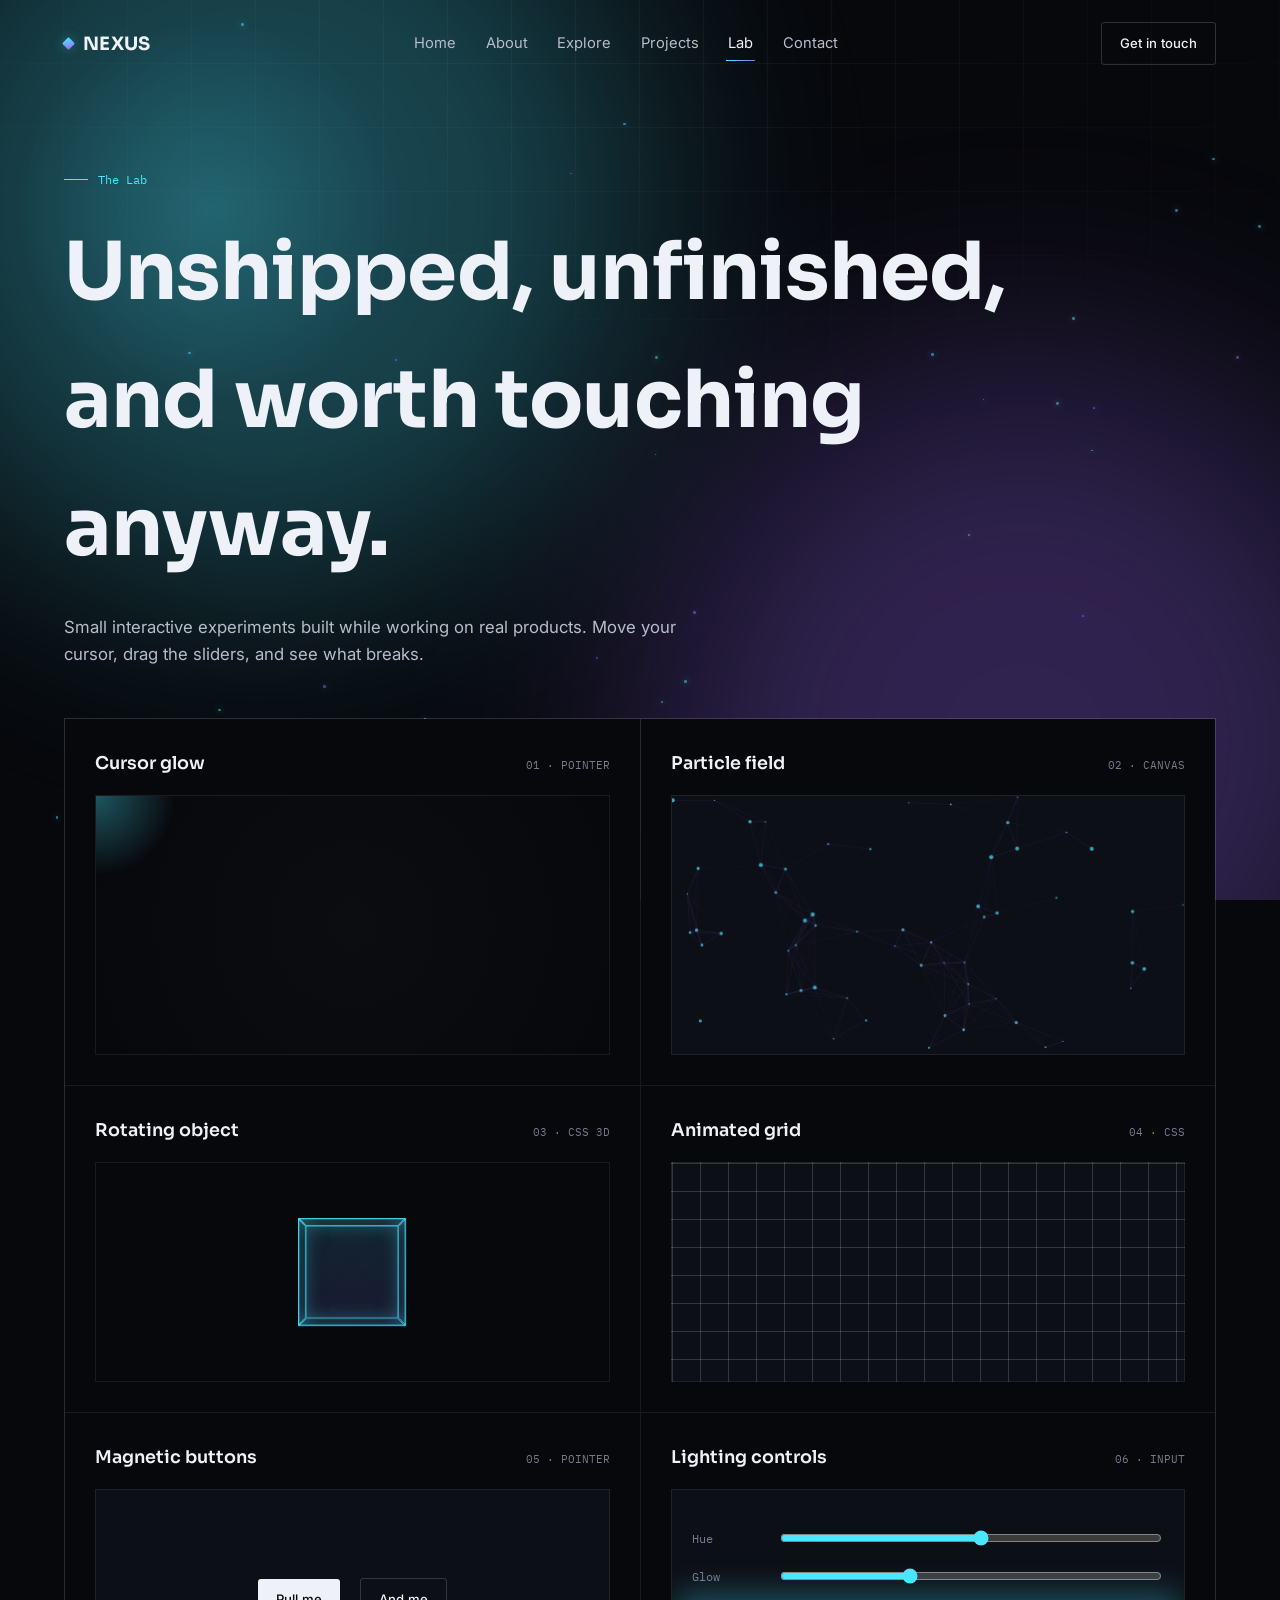
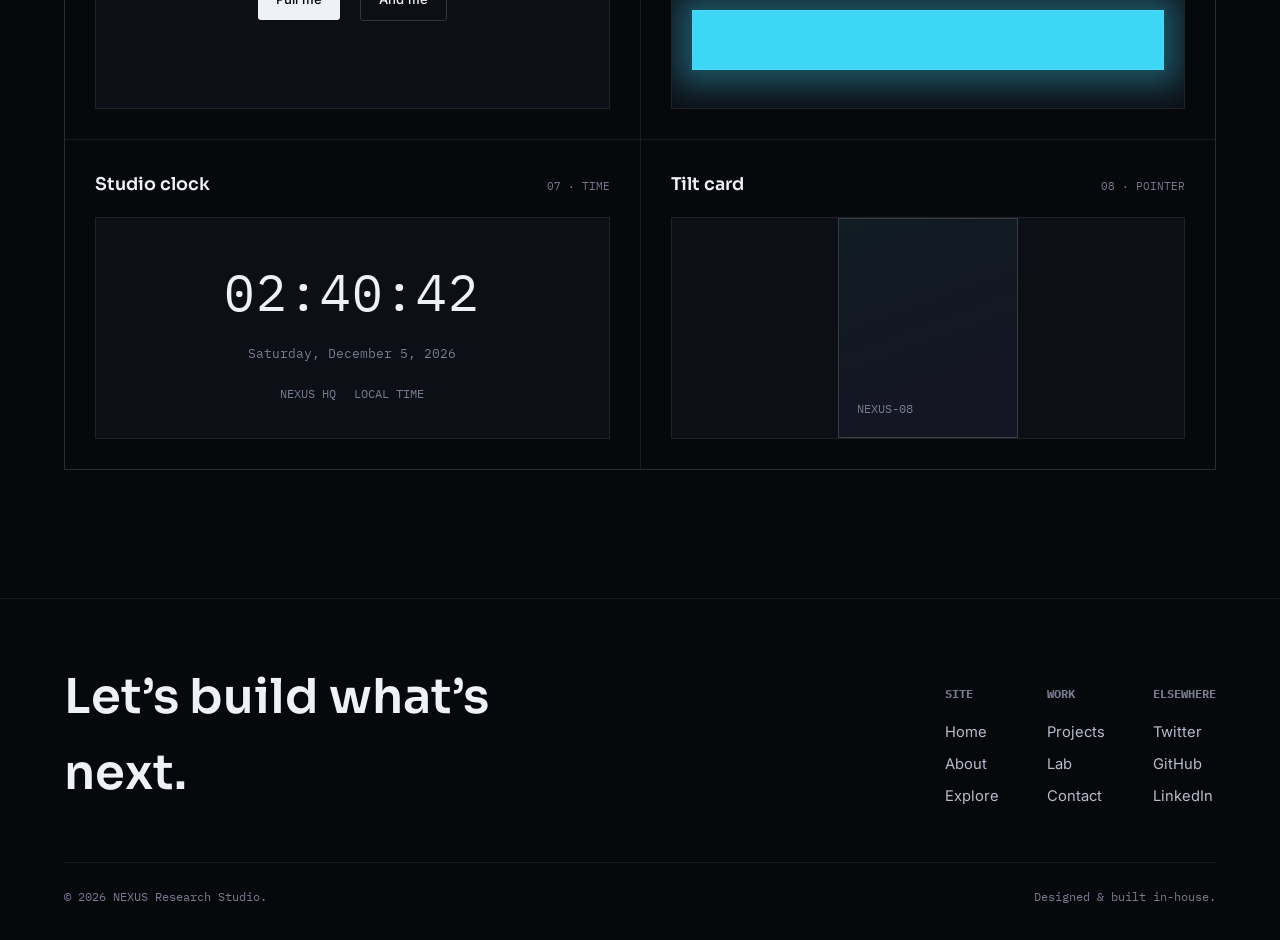
<file: lab.html>
<!DOCTYPE html>
<html lang="en">
<head>
<meta charset="UTF-8">
<meta name="viewport" content="width=device-width, initial-scale=1.0">
<title>Lab — NEXUS</title>
<meta name="description" content="Interactive experiments from the NEXUS research studio.">
<link rel="stylesheet" href="style.css">
</head>
<body>

<div class="field" aria-hidden="true">
  <div class="field__grid"></div>
  <div class="field__glow field__glow--a"></div>
  <div class="field__glow field__glow--b"></div>
  <div class="field__particles"></div>
  <div class="field__cursor"></div>
</div>

<header class="nav">
  <a href="index.html" class="nav__brand"><span class="nav__brand-mark" aria-hidden="true"></span>NEXUS</a>
  <nav class="nav__links" aria-label="Primary">
    <a href="index.html">Home</a>
    <a href="about.html">About</a>
    <a href="explore.html">Explore</a>
    <a href="projects.html">Projects</a>
    <a href="lab.html">Lab</a>
    <a href="contact.html">Contact</a>
  </nav>
  <div class="nav__cta">
    <a href="contact.html" class="btn btn--ghost btn--small">Get in touch</a>
    <button class="nav__toggle" aria-label="Open menu" aria-expanded="false" aria-controls="mobile-menu">
      <span></span><span></span><span></span>
    </button>
  </div>
</header>

<div class="nav__mobile" id="mobile-menu">
  <a href="index.html">Home</a>
  <a href="about.html">About</a>
  <a href="explore.html">Explore</a>
  <a href="projects.html">Projects</a>
  <a href="lab.html">Lab</a>
  <a href="contact.html">Contact</a>
  <div class="nav__mobile-foot">NEXUS Research Studio &mdash; Est. 2019</div>
</div>

<main>

  <section class="pagehead" style="padding-bottom: 30px;">
    <div class="wrap">
      <p class="eyebrow reveal">The Lab</p>
      <h1 class="pagehead__title reveal">Unshipped, unfinished, and worth touching anyway.</h1>
      <p class="pagehead__desc reveal">Small interactive experiments built while working on real products. Move your cursor, drag the sliders, and see what breaks.</p>
    </div>
  </section>

  <section class="section" style="padding-top: 20px;">
    <div class="wrap">
      <div class="lab-grid reveal">

        <div class="lab-panel">
          <div class="lab-panel__head">
            <h3 class="lab-panel__title">Cursor glow</h3>
            <span class="lab-panel__tag">01 &middot; POINTER</span>
          </div>
          <div class="lab-panel__stage glow-stage" data-glow-stage>
            <div class="glow-stage__dot" aria-hidden="true"></div>
          </div>
        </div>

        <div class="lab-panel">
          <div class="lab-panel__head">
            <h3 class="lab-panel__title">Particle field</h3>
            <span class="lab-panel__tag">02 &middot; CANVAS</span>
          </div>
          <div class="lab-panel__stage particle-stage">
            <canvas data-particle-canvas style="width:100%; height:100%; display:block;"></canvas>
          </div>
        </div>

        <div class="lab-panel">
          <div class="lab-panel__head">
            <h3 class="lab-panel__title">Rotating object</h3>
            <span class="lab-panel__tag">03 &middot; CSS 3D</span>
          </div>
          <div class="lab-panel__stage object-stage">
            <div class="cube" aria-hidden="true">
              <div class="cube__face cube__face--front"></div>
              <div class="cube__face cube__face--back"></div>
              <div class="cube__face cube__face--right"></div>
              <div class="cube__face cube__face--left"></div>
              <div class="cube__face cube__face--top"></div>
              <div class="cube__face cube__face--bottom"></div>
            </div>
          </div>
        </div>

        <div class="lab-panel">
          <div class="lab-panel__head">
            <h3 class="lab-panel__title">Animated grid</h3>
            <span class="lab-panel__tag">04 &middot; CSS</span>
          </div>
          <div class="lab-panel__stage grid-stage" aria-hidden="true"></div>
        </div>

        <div class="lab-panel">
          <div class="lab-panel__head">
            <h3 class="lab-panel__title">Magnetic buttons</h3>
            <span class="lab-panel__tag">05 &middot; POINTER</span>
          </div>
          <div class="lab-panel__stage magnet-stage">
            <span class="magnetic"><a href="contact.html" class="btn btn--primary btn--small">Pull me</a></span>
            <span class="magnetic"><a href="projects.html" class="btn btn--ghost btn--small">And me</a></span>
          </div>
        </div>

        <div class="lab-panel">
          <div class="lab-panel__head">
            <h3 class="lab-panel__title">Lighting controls</h3>
            <span class="lab-panel__tag">06 &middot; INPUT</span>
          </div>
          <div class="lab-panel__stage control-stage">
            <div class="control-row">
              <label for="ctrl-hue">Hue</label>
              <input type="range" id="ctrl-hue" min="0" max="360" value="190" data-control-hue>
            </div>
            <div class="control-row">
              <label for="ctrl-glow">Glow</label>
              <input type="range" id="ctrl-glow" min="4" max="40" value="16" data-control-glow>
            </div>
            <div class="control-preview" data-control-preview></div>
          </div>
        </div>

        <div class="lab-panel">
          <div class="lab-panel__head">
            <h3 class="lab-panel__title">Studio clock</h3>
            <span class="lab-panel__tag">07 &middot; TIME</span>
          </div>
          <div class="lab-panel__stage clock-stage">
            <p class="clock__time" data-clock-time>00:00:00</p>
            <p class="clock__date" data-clock-date></p>
            <div class="clock__zone">
              <span>NEXUS HQ</span>
              <span>LOCAL TIME</span>
            </div>
          </div>
        </div>

        <div class="lab-panel">
          <div class="lab-panel__head">
            <h3 class="lab-panel__title">Tilt card</h3>
            <span class="lab-panel__tag">08 &middot; POINTER</span>
          </div>
          <div class="lab-panel__stage tilt-stage">
            <div class="tilt-card" data-tilt-card>NEXUS-08</div>
          </div>
        </div>

      </div>
    </div>
  </section>

</main>

<footer class="footer">
  <div class="wrap">
    <div class="footer__top">
      <h3 class="footer__title">Let&rsquo;s build what&rsquo;s next.</h3>
      <div class="footer__links">
        <div class="footer__col">
          <h4>SITE</h4>
          <a href="index.html">Home</a>
          <a href="about.html">About</a>
          <a href="explore.html">Explore</a>
        </div>
        <div class="footer__col">
          <h4>WORK</h4>
          <a href="projects.html">Projects</a>
          <a href="lab.html">Lab</a>
          <a href="contact.html">Contact</a>
        </div>
        <div class="footer__col">
          <h4>ELSEWHERE</h4>
          <a href="https://twitter.com" target="_blank" rel="noopener">Twitter</a>
          <a href="https://github.com" target="_blank" rel="noopener">GitHub</a>
          <a href="https://linkedin.com" target="_blank" rel="noopener">LinkedIn</a>
        </div>
      </div>
    </div>
    <div class="footer__bottom">
      <span>&copy; 2026 NEXUS Research Studio.</span>
      <span>Designed &amp; built in-house.</span>
    </div>
  </div>
</footer>

<script src="main.js"></script>
</body>
</html>
</file>
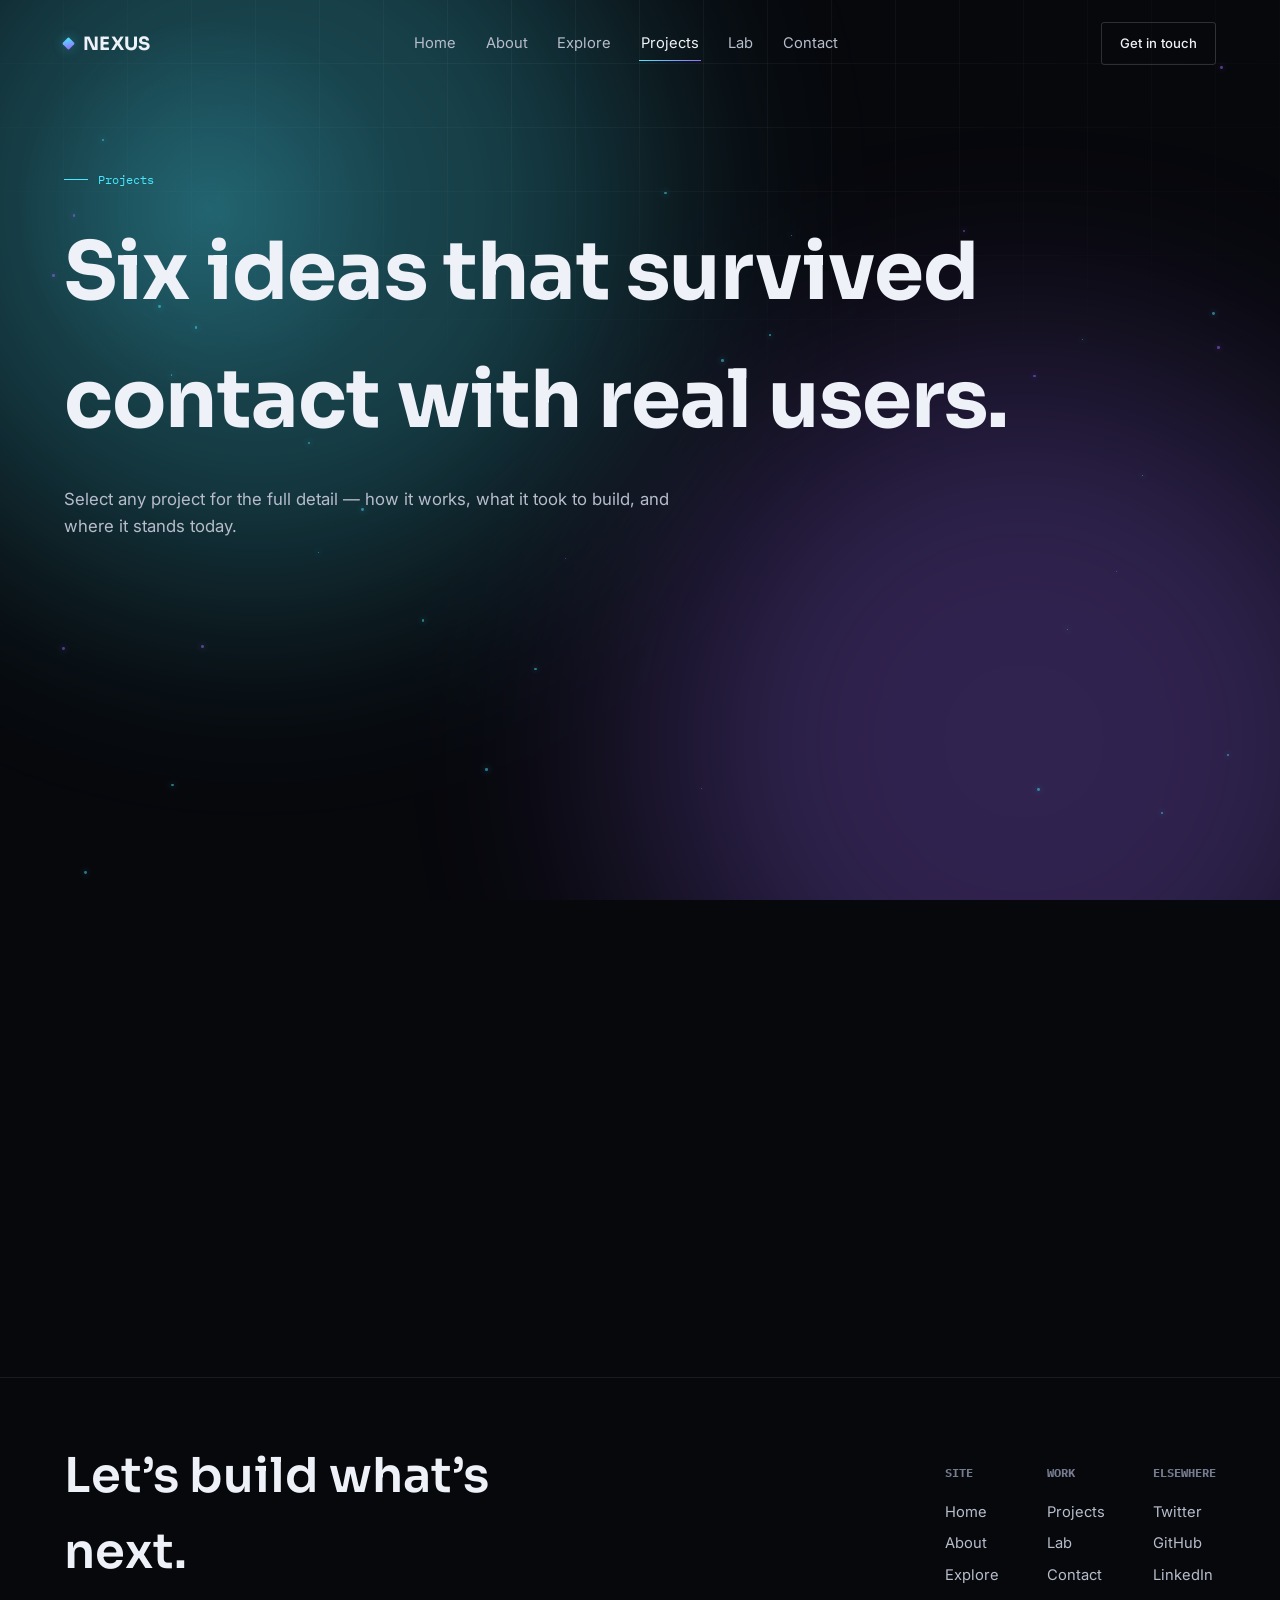
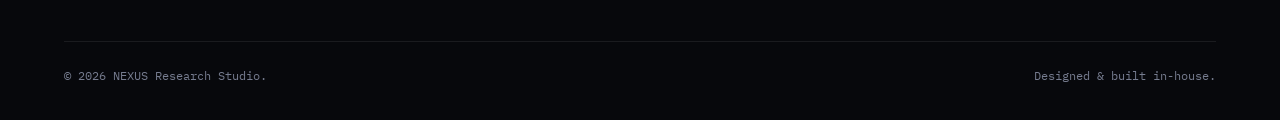
<file: projects.html>
<!DOCTYPE html>
<html lang="en">
<head>
<meta charset="UTF-8">
<meta name="viewport" content="width=device-width, initial-scale=1.0">
<title>Projects — NEXUS</title>
<meta name="description" content="Six shipped NEXUS projects, from distributed rendering to low-power sensing.">
<link rel="stylesheet" href="style.css">
</head>
<body>

<div class="field" aria-hidden="true">
  <div class="field__grid"></div>
  <div class="field__glow field__glow--a"></div>
  <div class="field__glow field__glow--b"></div>
  <div class="field__particles"></div>
  <div class="field__cursor"></div>
</div>

<header class="nav">
  <a href="index.html" class="nav__brand"><span class="nav__brand-mark" aria-hidden="true"></span>NEXUS</a>
  <nav class="nav__links" aria-label="Primary">
    <a href="index.html">Home</a>
    <a href="about.html">About</a>
    <a href="explore.html">Explore</a>
    <a href="projects.html">Projects</a>
    <a href="lab.html">Lab</a>
    <a href="contact.html">Contact</a>
  </nav>
  <div class="nav__cta">
    <a href="contact.html" class="btn btn--ghost btn--small">Get in touch</a>
    <button class="nav__toggle" aria-label="Open menu" aria-expanded="false" aria-controls="mobile-menu">
      <span></span><span></span><span></span>
    </button>
  </div>
</header>

<div class="nav__mobile" id="mobile-menu">
  <a href="index.html">Home</a>
  <a href="about.html">About</a>
  <a href="explore.html">Explore</a>
  <a href="projects.html">Projects</a>
  <a href="lab.html">Lab</a>
  <a href="contact.html">Contact</a>
  <div class="nav__mobile-foot">NEXUS Research Studio &mdash; Est. 2019</div>
</div>

<main>

  <section class="pagehead" style="padding-bottom: 30px;">
    <div class="wrap">
      <p class="eyebrow reveal">Projects</p>
      <h1 class="pagehead__title reveal">Six ideas that survived contact with real users.</h1>
      <p class="pagehead__desc reveal">Select any project for the full detail &mdash; how it works, what it took to build, and where it stands today.</p>
    </div>
  </section>

  <section class="section" style="padding-top: 20px;">
    <div class="wrap">
      <div class="projects-list" data-projects-list>
        <!-- Rows are rendered by js/main.js from the PROJECTS data set -->
      </div>
    </div>
  </section>

</main>

<footer class="footer">
  <div class="wrap">
    <div class="footer__top">
      <h3 class="footer__title">Let&rsquo;s build what&rsquo;s next.</h3>
      <div class="footer__links">
        <div class="footer__col">
          <h4>SITE</h4>
          <a href="index.html">Home</a>
          <a href="about.html">About</a>
          <a href="explore.html">Explore</a>
        </div>
        <div class="footer__col">
          <h4>WORK</h4>
          <a href="projects.html">Projects</a>
          <a href="lab.html">Lab</a>
          <a href="contact.html">Contact</a>
        </div>
        <div class="footer__col">
          <h4>ELSEWHERE</h4>
          <a href="https://twitter.com" target="_blank" rel="noopener">Twitter</a>
          <a href="https://github.com" target="_blank" rel="noopener">GitHub</a>
          <a href="https://linkedin.com" target="_blank" rel="noopener">LinkedIn</a>
        </div>
      </div>
    </div>
    <div class="footer__bottom">
      <span>&copy; 2026 NEXUS Research Studio.</span>
      <span>Designed &amp; built in-house.</span>
    </div>
  </div>
</footer>

<div class="modal-overlay" data-modal-overlay aria-hidden="true" role="dialog" aria-modal="true">
  <div class="modal glass">
    <!-- Filled dynamically by js/main.js -->
  </div>
</div>

<script src="main.js"></script>
</body>
</html>
</file>
<file: style.css>
/* ==========================================================================
   NEXUS — Design System
   Deep-space charcoal base, cyan/violet signal accents, glass instrumentation.
   ========================================================================== */

@import url('https://fonts.googleapis.com/css2?family=Sora:wght@300;400;500;600;700;800&family=Inter:wght@400;500;600&family=IBM+Plex+Mono:wght@400;500&display=swap');

:root{
  /* ---- Color ---- */
  --void:        #07080c;
  --charcoal:    #0d0f16;
  --panel:       #12141d;
  --panel-2:     #171a24;
  --hair:        rgba(255,255,255,0.08);
  --hair-strong: rgba(255,255,255,0.16);

  --ink-1: #eef1f7;
  --ink-2: #b7bccb;
  --ink-3: #767c8f;

  --cyan:      #49e8ff;
  --cyan-dim:  #1c8ba8;
  --violet:    #9c6bff;
  --violet-dim:#5c3fa8;

  --cyan-glow:   rgba(73, 232, 255, 0.35);
  --violet-glow: rgba(156, 107, 255, 0.35);

  --grad-signal: linear-gradient(120deg, var(--cyan), var(--violet));

  /* ---- Type ---- */
  --f-display: 'Sora', sans-serif;
  --f-body: 'Inter', sans-serif;
  --f-mono: 'IBM Plex Mono', monospace;

  /* ---- Layout ---- */
  --edge: clamp(20px, 5vw, 72px);
  --max: 1400px;
  --radius-s: 3px;
  --radius-m: 6px;

  /* ---- Motion ---- */
  --ease: cubic-bezier(.16,.84,.44,1);
  --fast: 180ms;
  --med: 420ms;
  --slow: 900ms;
}

@media (prefers-reduced-motion: reduce){
  *, *::before, *::after{
    animation-duration: 0.001ms !important;
    animation-iteration-count: 1 !important;
    transition-duration: 0.001ms !important;
    scroll-behavior: auto !important;
  }
}

/* ---- Reset ---- */
*, *::before, *::after{ box-sizing: border-box; }
html{ scroll-behavior: smooth; }
html, body{ height: 100%; }
body{
  margin: 0;
  background: var(--void);
  color: var(--ink-1);
  font-family: var(--f-body);
  font-size: 16px;
  line-height: 1.6;
  -webkit-font-smoothing: antialiased;
  overflow-x: hidden;
}
img{ max-width: 100%; display: block; }
a{ color: inherit; text-decoration: none; }
ul{ list-style: none; margin: 0; padding: 0; }
button{ font: inherit; color: inherit; background: none; border: none; cursor: pointer; }
input, textarea{ font: inherit; color: inherit; }
h1,h2,h3,h4,p{ margin: 0; }

::selection{ background: var(--cyan); color: var(--void); }

:focus-visible{
  outline: 2px solid var(--cyan);
  outline-offset: 3px;
  border-radius: 2px;
}

/* ---- Scrollbar ---- */
::-webkit-scrollbar{ width: 10px; }
::-webkit-scrollbar-track{ background: var(--void); }
::-webkit-scrollbar-thumb{ background: var(--panel-2); border: 2px solid var(--void); border-radius: 10px; }

/* ==========================================================================
   Ambient backdrop — layered field that sits behind every page
   ========================================================================== */
.field{
  position: fixed;
  inset: 0;
  z-index: 0;
  pointer-events: none;
  overflow: hidden;
}
.field__grid{
  position: absolute;
  inset: -1px;
  background-image:
    linear-gradient(var(--hair) 1px, transparent 1px),
    linear-gradient(90deg, var(--hair) 1px, transparent 1px);
  background-size: 64px 64px;
  mask-image: radial-gradient(ellipse 90% 60% at 50% 0%, #000 20%, transparent 75%);
  opacity: 0.5;
}
.field__glow{
  position: absolute;
  width: 60vw; height: 60vw;
  max-width: 900px; max-height: 900px;
  border-radius: 50%;
  filter: blur(120px);
  opacity: 0.28;
}
.field__glow--a{ top: -20%; left: -10%; background: var(--cyan); }
.field__glow--b{ bottom: -25%; right: -10%; background: var(--violet); }
.field__cursor{
  position: absolute;
  width: 420px; height: 420px;
  border-radius: 50%;
  background: radial-gradient(circle, var(--cyan-glow), transparent 65%);
  transform: translate(-50%,-50%);
  opacity: 0;
  transition: opacity var(--med) var(--ease);
  will-change: transform;
}
.has-fine-pointer .field__cursor{ opacity: 0.55; }

.field__particles{ position:absolute; inset:0; }
.particle{
  position:absolute;
  width: 2px; height: 2px;
  background: var(--cyan);
  border-radius: 50%;
  opacity: 0.5;
  box-shadow: 0 0 6px 1px var(--cyan-glow);
  animation: drift linear infinite;
}
.particle:nth-child(3n){ background: var(--violet); box-shadow: 0 0 6px 1px var(--violet-glow); }
@keyframes drift{
  from{ transform: translateY(0) translateX(0); }
  to{ transform: translateY(-120vh) translateX(40px); }
}

/* ==========================================================================
   Navigation
   ========================================================================== */
.nav{
  position: fixed;
  top: 0; left: 0; right: 0;
  z-index: 100;
  padding: 22px var(--edge);
  display: flex;
  align-items: center;
  justify-content: space-between;
  transition: padding var(--med) var(--ease), background var(--med) var(--ease), border-color var(--med) var(--ease);
  border-bottom: 1px solid transparent;
}
.nav.is-scrolled{
  padding-top: 14px;
  padding-bottom: 14px;
  background: rgba(7,8,12,0.72);
  backdrop-filter: blur(16px) saturate(140%);
  -webkit-backdrop-filter: blur(16px) saturate(140%);
  border-bottom: 1px solid var(--hair);
}
.nav__brand{
  font-family: var(--f-display);
  font-weight: 700;
  font-size: 1.15rem;
  letter-spacing: 0.02em;
  display: flex;
  align-items: center;
  gap: 10px;
}
.nav__brand-mark{
  width: 9px; height: 9px;
  background: var(--grad-signal);
  border-radius: 1px;
  transform: rotate(45deg);
  box-shadow: 0 0 12px var(--cyan-glow);
}
.nav__links{
  display: flex;
  gap: clamp(18px, 2vw, 34px);
  font-size: 0.92rem;
  color: var(--ink-2);
}
.nav__links a{
  position: relative;
  padding: 6px 2px;
  transition: color var(--fast) var(--ease);
}
.nav__links a::after{
  content: '';
  position: absolute;
  left: 0; right: 100%;
  bottom: 0;
  height: 1px;
  background: var(--grad-signal);
  transition: right var(--med) var(--ease);
}
.nav__links a:hover{ color: var(--ink-1); }
.nav__links a:hover::after{ right: 0; }
.nav__links a.is-active{ color: var(--ink-1); }
.nav__links a.is-active::after{ right: 0; }

.nav__cta{
  display: flex;
  align-items: center;
  gap: 22px;
}

.nav__toggle{
  display: none;
  width: 34px; height: 26px;
  position: relative;
  z-index: 200;
}
.nav__toggle span{
  position: absolute;
  left: 0; right: 0;
  height: 1px;
  background: var(--ink-1);
  transition: transform var(--med) var(--ease), opacity var(--med) var(--ease), top var(--med) var(--ease);
}
.nav__toggle span:nth-child(1){ top: 2px; }
.nav__toggle span:nth-child(2){ top: 12px; }
.nav__toggle span:nth-child(3){ top: 22px; }
.nav__toggle.is-open span:nth-child(1){ top: 12px; transform: rotate(45deg); }
.nav__toggle.is-open span:nth-child(2){ opacity: 0; }
.nav__toggle.is-open span:nth-child(3){ top: 12px; transform: rotate(-45deg); }

.nav__mobile{
  position: fixed;
  inset: 0;
  z-index: 150;
  background: rgba(7,8,12,0.98);
  backdrop-filter: blur(20px);
  display: flex;
  flex-direction: column;
  justify-content: center;
  padding: var(--edge);
  gap: 4px;
  transform: translateY(-100%);
  transition: transform var(--slow) var(--ease);
  visibility: hidden;
}
.nav__mobile.is-open{ transform: translateY(0); visibility: visible; }
.nav__mobile a{
  font-family: var(--f-display);
  font-size: clamp(2rem, 9vw, 3.2rem);
  font-weight: 600;
  padding: 10px 0;
  color: var(--ink-2);
  border-bottom: 1px solid var(--hair);
}
.nav__mobile a.is-active{ color: var(--ink-1); }
.nav__mobile-foot{
  margin-top: 30px;
  color: var(--ink-3);
  font-family: var(--f-mono);
  font-size: 0.82rem;
}

/* ==========================================================================
   Buttons
   ========================================================================== */
.btn{
  display: inline-flex;
  align-items: center;
  gap: 10px;
  padding: 15px 28px;
  font-size: 0.92rem;
  font-weight: 500;
  border-radius: var(--radius-s);
  transition: transform var(--fast) var(--ease), box-shadow var(--med) var(--ease), border-color var(--fast) var(--ease), background var(--fast) var(--ease);
  white-space: nowrap;
}
.btn--primary{
  background: var(--ink-1);
  color: var(--void);
}
.btn--primary:hover{
  transform: translateY(-2px);
  box-shadow: 0 8px 30px -6px var(--cyan-glow);
}
.btn--ghost{
  border: 1px solid var(--hair-strong);
  color: var(--ink-1);
}
.btn--ghost:hover{
  border-color: var(--cyan);
  box-shadow: 0 0 0 1px var(--cyan) inset, 0 0 24px -6px var(--cyan-glow);
}
.btn--small{ padding: 10px 18px; font-size: 0.82rem; }
.btn__arrow{ transition: transform var(--fast) var(--ease); }
.btn:hover .btn__arrow{ transform: translateX(4px); }

/* magnetic wrapper used on lab page */
.magnetic{ display: inline-block; will-change: transform; }

/* ==========================================================================
   Layout helpers
   ========================================================================== */
.wrap{ max-width: var(--max); margin: 0 auto; padding-left: var(--edge); padding-right: var(--edge); position: relative; z-index: 1; }
.section{ padding: clamp(70px, 10vw, 140px) 0; position: relative; }
.eyebrow{
  font-family: var(--f-mono);
  font-size: 0.78rem;
  color: var(--cyan);
  display: flex;
  align-items: center;
  gap: 10px;
  margin-bottom: 18px;
}
.eyebrow::before{
  content:'';
  width: 24px; height: 1px;
  background: var(--cyan);
}
.divider{ height: 1px; background: var(--hair); border: none; margin: 0; }

.reveal{
  opacity: 0;
  transform: translateY(28px);
  transition: opacity 900ms var(--ease), transform 900ms var(--ease);
}
.reveal.is-visible{ opacity: 1; transform: translateY(0); }
.reveal-stagger.is-visible > *{ transition-delay: calc(var(--i, 0) * 90ms); }

/* ==========================================================================
   Hero
   ========================================================================== */
.hero{
  min-height: 100svh;
  display: flex;
  flex-direction: column;
  justify-content: center;
  padding-top: 120px;
  position: relative;
}
.hero__kicker{
  font-family: var(--f-mono);
  font-size: 0.82rem;
  color: var(--ink-3);
  letter-spacing: 0.02em;
  margin-bottom: 26px;
  display: flex;
  align-items: center;
  gap: 12px;
}
.hero__kicker .dot{
  width: 6px; height: 6px; border-radius: 50%;
  background: var(--cyan);
  box-shadow: 0 0 10px 2px var(--cyan-glow);
  animation: pulse 2.2s ease-in-out infinite;
}
@keyframes pulse{ 0%,100%{ opacity: 1; } 50%{ opacity: 0.35; } }

.hero__title{
  font-family: var(--f-display);
  font-weight: 700;
  font-size: clamp(2.6rem, 8.4vw, 7.4rem);
  line-height: 0.98;
  letter-spacing: -0.015em;
  max-width: 15ch;
}
.hero__title .line{ display: block; overflow: hidden; }
.hero__title .line span{
  display: block;
  transform: translateY(110%);
  animation: rise 1s var(--ease) forwards;
}
.hero__title .line:nth-child(2) span{ animation-delay: 0.08s; }
@keyframes rise{ to{ transform: translateY(0); } }

.hero__desc{
  margin-top: 34px;
  max-width: 46ch;
  font-size: 1.08rem;
  color: var(--ink-2);
}
.hero__actions{
  margin-top: 44px;
  display: flex;
  gap: 18px;
  flex-wrap: wrap;
}
.hero__scroll{
  position: absolute;
  bottom: 40px;
  left: var(--edge);
  display: flex;
  align-items: center;
  gap: 12px;
  font-family: var(--f-mono);
  font-size: 0.74rem;
  color: var(--ink-3);
}
.hero__scroll-line{
  width: 1px; height: 42px;
  background: linear-gradient(var(--cyan), transparent);
  position: relative;
  overflow: hidden;
}
.hero__scroll-line::after{
  content:'';
  position: absolute;
  top: -100%; left: 0; right: 0; height: 100%;
  background: var(--cyan);
  animation: scrollrun 1.8s var(--ease) infinite;
}
@keyframes scrollrun{ to{ top: 100%; } }

.hero__figures{
  position: absolute;
  right: var(--edge);
  top: 50%;
  transform: translateY(-50%);
  width: min(34vw, 420px);
  aspect-ratio: 1;
  pointer-events: none;
}
.hero__ring{
  position: absolute;
  inset: 0;
  border: 1px solid var(--hair-strong);
  border-radius: 50%;
}
.hero__ring::before{
  content:'';
  position: absolute;
  top: -1px; left: 50%;
  width: 8px; height: 8px;
  background: var(--cyan);
  border-radius: 50%;
  box-shadow: 0 0 14px 3px var(--cyan-glow);
  transform: translateX(-50%);
}
.hero__ring--2{ inset: 14%; animation: spin 22s linear infinite; }
.hero__ring--3{ inset: 28%; animation: spin 30s linear infinite reverse; }
.hero__ring--2::before{ background: var(--violet); box-shadow: 0 0 14px 3px var(--violet-glow); }
@keyframes spin{ to{ transform: rotate(360deg); } }

@media (max-width: 900px){
  .hero__figures{ display: none; }
}

/* ==========================================================================
   Cards & glass panels
   ========================================================================== */
.glass{
  background: linear-gradient(180deg, rgba(255,255,255,0.045), rgba(255,255,255,0.015));
  border: 1px solid var(--hair);
  backdrop-filter: blur(14px);
  -webkit-backdrop-filter: blur(14px);
  border-radius: var(--radius-m);
}

.card{
  padding: 32px;
  position: relative;
  border-top: 1px solid var(--hair-strong);
  transition: border-color var(--med) var(--ease), transform var(--med) var(--ease);
}
.card:hover{ border-top-color: var(--cyan); transform: translateY(-4px); }
.card__index{ font-family: var(--f-mono); font-size: 0.78rem; color: var(--ink-3); }
.card__title{ font-family: var(--f-display); font-size: 1.3rem; font-weight: 600; margin-top: 16px; }
.card__text{ margin-top: 12px; color: var(--ink-2); font-size: 0.95rem; }

/* ==========================================================================
   Stats
   ========================================================================== */
.stats{
  display: grid;
  grid-template-columns: repeat(4, 1fr);
  gap: 1px;
  background: var(--hair);
  border: 1px solid var(--hair);
}
.stat{
  background: var(--void);
  padding: 40px 28px;
}
.stat__num{
  font-family: var(--f-display);
  font-size: clamp(2.2rem, 4vw, 3.4rem);
  font-weight: 700;
  background: var(--grad-signal);
  -webkit-background-clip: text;
  background-clip: text;
  color: transparent;
}
.stat__label{ margin-top: 10px; color: var(--ink-3); font-size: 0.88rem; }

@media (max-width: 760px){
  .stats{ grid-template-columns: repeat(2, 1fr); }
}

/* ==========================================================================
   Footer
   ========================================================================== */
.footer{
  border-top: 1px solid var(--hair);
  padding: 60px 0 34px;
}
.footer__top{
  display: flex;
  justify-content: space-between;
  align-items: flex-end;
  gap: 40px;
  flex-wrap: wrap;
}
.footer__title{
  font-family: var(--f-display);
  font-size: clamp(1.8rem, 4vw, 3rem);
  font-weight: 600;
  max-width: 14ch;
}
.footer__links{
  display: flex;
  gap: 48px;
  flex-wrap: wrap;
}
.footer__col h4{
  font-family: var(--f-mono);
  font-size: 0.76rem;
  color: var(--ink-3);
  margin-bottom: 14px;
}
.footer__col a{
  display: block;
  padding: 4px 0;
  color: var(--ink-2);
  font-size: 0.92rem;
  transition: color var(--fast) var(--ease);
}
.footer__col a:hover{ color: var(--cyan); }
.footer__bottom{
  margin-top: 50px;
  padding-top: 24px;
  border-top: 1px solid var(--hair);
  display: flex;
  justify-content: space-between;
  color: var(--ink-3);
  font-family: var(--f-mono);
  font-size: 0.78rem;
  flex-wrap: wrap;
  gap: 10px;
}

/* ==========================================================================
   Page header (used on inner pages)
   ========================================================================== */
.pagehead{
  padding: 170px 0 60px;
}
.pagehead__title{
  font-family: var(--f-display);
  font-weight: 700;
  font-size: clamp(2.4rem, 6.6vw, 5rem);
  letter-spacing: -0.01em;
  max-width: 18ch;
}
.pagehead__desc{
  margin-top: 22px;
  max-width: 56ch;
  color: var(--ink-2);
  font-size: 1.05rem;
}

/* ==========================================================================
   About page
   ========================================================================== */
.timeline{ position: relative; padding-left: 34px; }
.timeline::before{
  content:'';
  position: absolute;
  left: 5px; top: 6px; bottom: 6px;
  width: 1px;
  background: linear-gradient(var(--cyan), var(--violet));
}
.timeline__item{ position: relative; padding-bottom: 52px; }
.timeline__item:last-child{ padding-bottom: 0; }
.timeline__item::before{
  content:'';
  position: absolute;
  left: -34px; top: 4px;
  width: 11px; height: 11px;
  border-radius: 50%;
  background: var(--void);
  border: 1px solid var(--cyan);
  box-shadow: 0 0 12px 2px var(--cyan-glow);
}
.timeline__year{ font-family: var(--f-mono); font-size: 0.82rem; color: var(--cyan); }
.timeline__title{ font-family: var(--f-display); font-size: 1.4rem; font-weight: 600; margin-top: 8px; }
.timeline__text{ margin-top: 10px; color: var(--ink-2); max-width: 56ch; }

.values{ display: grid; grid-template-columns: repeat(3, 1fr); gap: 1px; background: var(--hair); border: 1px solid var(--hair); }
.value{ background: var(--void); padding: 36px; }
.value__num{ font-family: var(--f-mono); color: var(--ink-3); font-size: 0.82rem; }
.value__title{ font-family: var(--f-display); font-size: 1.2rem; margin-top: 16px; font-weight: 600; }
.value__text{ margin-top: 12px; color: var(--ink-2); font-size: 0.92rem; }

@media (max-width: 820px){
  .values{ grid-template-columns: 1fr; }
}

.mission{
  display: grid;
  grid-template-columns: 1fr 1fr;
  gap: 60px;
  align-items: start;
}
.mission__visual{
  aspect-ratio: 4/5;
  position: relative;
  overflow: hidden;
  border: 1px solid var(--hair);
}
.mission__visual .field__grid{ mask-image: none; opacity: 0.7; }

@media (max-width: 860px){
  .mission{ grid-template-columns: 1fr; }
  .mission__visual{ order: -1; aspect-ratio: 16/9; }
}

/* ==========================================================================
   Explore page
   ========================================================================== */
.explore__controls{
  display: flex;
  justify-content: space-between;
  align-items: center;
  gap: 24px;
  flex-wrap: wrap;
  margin-bottom: 44px;
}
.filters{ display: flex; gap: 10px; flex-wrap: wrap; }
.filter{
  padding: 9px 18px;
  border: 1px solid var(--hair-strong);
  border-radius: 100px;
  font-size: 0.84rem;
  color: var(--ink-2);
  transition: all var(--fast) var(--ease);
}
.filter:hover{ color: var(--ink-1); border-color: var(--ink-3); }
.filter.is-active{ background: var(--ink-1); color: var(--void); border-color: var(--ink-1); }

.searchbox{
  position: relative;
  min-width: 240px;
}
.searchbox input{
  width: 100%;
  background: transparent;
  border: none;
  border-bottom: 1px solid var(--hair-strong);
  padding: 8px 24px 8px 0;
  color: var(--ink-1);
  font-size: 0.92rem;
}
.searchbox input:focus{ border-color: var(--cyan); }
.searchbox input::placeholder{ color: var(--ink-3); }
.searchbox svg{ position: absolute; right: 0; top: 8px; width: 16px; height: 16px; color: var(--ink-3); }

.explore-grid{
  display: grid;
  grid-template-columns: repeat(3, 1fr);
  gap: 1px;
  background: var(--hair);
  border: 1px solid var(--hair);
}
.explore-card{
  background: var(--void);
  padding: 34px;
  cursor: pointer;
  position: relative;
  transition: background var(--med) var(--ease);
  overflow: hidden;
}
.explore-card:hover{ background: var(--charcoal); }
.explore-card__cat{ font-family: var(--f-mono); font-size: 0.74rem; color: var(--cyan); }
.explore-card__title{ font-family: var(--f-display); font-size: 1.35rem; font-weight: 600; margin-top: 14px; }
.explore-card__brief{ margin-top: 12px; color: var(--ink-2); font-size: 0.9rem; }
.explore-card__more{
  max-height: 0;
  overflow: hidden;
  transition: max-height var(--med) var(--ease), margin var(--med) var(--ease);
  color: var(--ink-2);
  font-size: 0.88rem;
}
.explore-card.is-open .explore-card__more{ max-height: 200px; margin-top: 16px; }
.explore-card__toggle{
  margin-top: 18px;
  font-family: var(--f-mono);
  font-size: 0.76rem;
  color: var(--ink-3);
  display: flex;
  align-items: center;
  gap: 8px;
}
.explore-card__toggle svg{ transition: transform var(--med) var(--ease); width: 12px; height: 12px; }
.explore-card.is-open .explore-card__toggle svg{ transform: rotate(45deg); }
.explore-card.is-hidden{ display: none; }

@media (max-width: 980px){ .explore-grid{ grid-template-columns: repeat(2, 1fr); } }
@media (max-width: 640px){ .explore-grid{ grid-template-columns: 1fr; } }

/* ==========================================================================
   Projects page
   ========================================================================== */
.projects-list{ display: flex; flex-direction: column; }
.project-row{
  display: grid;
  grid-template-columns: 90px 1.1fr 1.4fr auto;
  align-items: center;
  gap: 30px;
  padding: 30px 0;
  border-top: 1px solid var(--hair);
  cursor: pointer;
  transition: padding var(--med) var(--ease);
}
.projects-list .project-row:last-child{ border-bottom: 1px solid var(--hair); }
.project-row:hover{ padding-left: 14px; }
.project-row__index{ font-family: var(--f-mono); color: var(--ink-3); font-size: 0.85rem; }
.project-row__title{ font-family: var(--f-display); font-size: clamp(1.3rem, 2.4vw, 1.9rem); font-weight: 600; }
.project-row__tags{ display: flex; gap: 8px; flex-wrap: wrap; }
.tag{
  font-family: var(--f-mono);
  font-size: 0.72rem;
  color: var(--ink-3);
  border: 1px solid var(--hair-strong);
  padding: 4px 10px;
  border-radius: 100px;
}
.project-row__cta{
  display: flex; align-items: center; gap: 8px;
  font-size: 0.85rem; color: var(--ink-2);
  transition: color var(--fast) var(--ease);
}
.project-row:hover .project-row__cta{ color: var(--cyan); }

@media (max-width: 760px){
  .project-row{ grid-template-columns: 1fr; gap: 10px; }
  .project-row__cta{ justify-self: flex-start; }
}

/* Modal */
.modal-overlay{
  position: fixed; inset: 0; z-index: 300;
  background: rgba(5,6,9,0.82);
  backdrop-filter: blur(6px);
  display: flex;
  align-items: center;
  justify-content: center;
  padding: 24px;
  opacity: 0;
  pointer-events: none;
  transition: opacity var(--med) var(--ease);
}
.modal-overlay.is-open{ opacity: 1; pointer-events: auto; }
.modal{
  width: min(880px, 100%);
  max-height: 86vh;
  overflow-y: auto;
  background: var(--charcoal);
  border: 1px solid var(--hair-strong);
  padding: clamp(28px, 5vw, 60px);
  position: relative;
  transform: translateY(24px) scale(0.98);
  transition: transform var(--med) var(--ease);
}
.modal-overlay.is-open .modal{ transform: translateY(0) scale(1); }
.modal__close{
  position: absolute;
  top: 24px; right: 24px;
  width: 38px; height: 38px;
  border: 1px solid var(--hair-strong);
  display: flex; align-items: center; justify-content: center;
  transition: border-color var(--fast) var(--ease), transform var(--fast) var(--ease);
}
.modal__close:hover{ border-color: var(--cyan); transform: rotate(90deg); }
.modal__eyebrow{ font-family: var(--f-mono); color: var(--cyan); font-size: 0.8rem; }
.modal__title{ font-family: var(--f-display); font-size: clamp(1.8rem, 4vw, 2.6rem); font-weight: 700; margin-top: 16px; max-width: 20ch; }
.modal__meta{ display: flex; gap: 10px; flex-wrap: wrap; margin-top: 20px; }
.modal__body{ margin-top: 28px; color: var(--ink-2); display: grid; gap: 16px; max-width: 68ch; }
.modal__stats{ margin-top: 30px; display: grid; grid-template-columns: repeat(3,1fr); gap: 24px; }
.modal__stat-num{ font-family: var(--f-display); font-size: 1.6rem; font-weight: 700; color: var(--cyan); }
.modal__stat-label{ font-size: 0.8rem; color: var(--ink-3); margin-top: 4px; }

/* ==========================================================================
   Lab page
   ========================================================================== */
.lab-grid{
  display: grid;
  grid-template-columns: repeat(2, 1fr);
  gap: 1px;
  background: var(--hair);
  border: 1px solid var(--hair);
}
.lab-panel{
  background: var(--void);
  padding: 30px;
  position: relative;
  min-height: 320px;
  display: flex;
  flex-direction: column;
}
.lab-panel__head{ display: flex; justify-content: space-between; align-items: baseline; margin-bottom: 18px; }
.lab-panel__title{ font-family: var(--f-display); font-weight: 600; font-size: 1.1rem; }
.lab-panel__tag{ font-family: var(--f-mono); font-size: 0.7rem; color: var(--ink-3); }
.lab-panel__stage{
  flex: 1;
  position: relative;
  border: 1px solid var(--hair);
  overflow: hidden;
  min-height: 220px;
}

@media (max-width: 900px){ .lab-grid{ grid-template-columns: 1fr; } }

/* Lab: cursor glow panel */
.glow-stage{ position: relative; cursor: none; background: radial-gradient(circle at 50% 50%, rgba(255,255,255,0.02), transparent); }
.glow-stage__dot{
  position: absolute;
  width: 160px; height: 160px;
  border-radius: 50%;
  background: radial-gradient(circle, var(--cyan-glow), transparent 70%);
  transform: translate(-50%,-50%);
  pointer-events: none;
}

/* Lab: particle field */
.particle-stage{ background: var(--charcoal); }

/* Lab: 3D object */
.object-stage{
  display: flex; align-items: center; justify-content: center;
  perspective: 700px;
}
.cube{
  width: 100px; height: 100px;
  position: relative;
  transform-style: preserve-3d;
  animation: cube-spin 12s linear infinite;
}
.object-stage:hover .cube{ animation-play-state: paused; }
.cube__face{
  position: absolute;
  width: 100px; height: 100px;
  border: 1px solid var(--cyan);
  background: linear-gradient(135deg, rgba(73,232,255,0.08), rgba(156,107,255,0.08));
  box-shadow: 0 0 24px -6px var(--cyan-glow) inset;
}
.cube__face--front{ transform: translateZ(50px); }
.cube__face--back{ transform: translateZ(-50px) rotateY(180deg); }
.cube__face--right{ transform: rotateY(90deg) translateZ(50px); }
.cube__face--left{ transform: rotateY(-90deg) translateZ(50px); }
.cube__face--top{ transform: rotateX(90deg) translateZ(50px); }
.cube__face--bottom{ transform: rotateX(-90deg) translateZ(50px); }
@keyframes cube-spin{
  from{ transform: rotateX(0) rotateY(0); }
  to{ transform: rotateX(360deg) rotateY(360deg); }
}

/* Lab: animated grid */
.grid-stage{
  background-image: linear-gradient(var(--hair-strong) 1px, transparent 1px), linear-gradient(90deg, var(--hair-strong) 1px, transparent 1px);
  background-size: 28px 28px;
  animation: grid-shift 6s linear infinite;
  background-color: var(--charcoal);
}
@keyframes grid-shift{ to{ background-position: 28px 28px; } }

/* Lab: magnetic buttons */
.magnet-stage{ display: flex; align-items: center; justify-content: center; gap: 20px; flex-wrap: wrap; background: var(--charcoal); }

/* Lab: color controls */
.control-stage{ display: flex; flex-direction: column; justify-content: center; gap: 18px; padding: 10px 20px; background: var(--charcoal); }
.control-row{ display: flex; align-items: center; gap: 16px; }
.control-row label{ font-family: var(--f-mono); font-size: 0.76rem; color: var(--ink-3); width: 70px; }
.control-row input[type="range"]{ flex: 1; accent-color: var(--cyan); }
.control-preview{
  height: 60px;
  border: 1px solid var(--hair);
  margin-top: 6px;
}

/* Lab: clock */
.clock-stage{
  display: flex; flex-direction: column; align-items: center; justify-content: center;
  background: var(--charcoal);
}
.clock__time{
  font-family: var(--f-mono);
  font-size: clamp(2.2rem, 5vw, 3.2rem);
  color: var(--ink-1);
  letter-spacing: 0.02em;
}
.clock__date{ margin-top: 10px; color: var(--ink-3); font-family: var(--f-mono); font-size: 0.8rem; }
.clock__zone{ margin-top: 20px; display: flex; gap: 18px; font-family: var(--f-mono); font-size: 0.72rem; color: var(--ink-3); }

/* Lab: tilt card */
.tilt-stage{ display:flex; align-items:center; justify-content:center; background: var(--charcoal); }
.tilt-card{
  width: 180px; height: 220px;
  border: 1px solid var(--hair-strong);
  background: linear-gradient(160deg, rgba(73,232,255,0.06), rgba(156,107,255,0.06));
  transform-style: preserve-3d;
  transition: transform 120ms ease-out, box-shadow 200ms ease-out;
  display: flex; align-items: flex-end; padding: 18px;
  font-family: var(--f-mono); font-size: 0.75rem; color: var(--ink-3);
}
.tilt-card:hover{ box-shadow: 0 20px 50px -20px var(--cyan-glow); }

/* ==========================================================================
   Contact page
   ========================================================================== */
.contact-layout{
  display: grid;
  grid-template-columns: 1.2fr 0.9fr;
  gap: 80px;
}
@media (max-width: 900px){ .contact-layout{ grid-template-columns: 1fr; gap: 50px; } }

.field-group{ margin-bottom: 30px; position: relative; }
.field-group label{
  display: block;
  font-family: var(--f-mono);
  font-size: 0.76rem;
  color: var(--ink-3);
  margin-bottom: 10px;
}
.field-input{
  width: 100%;
  background: transparent;
  border: none;
  border-bottom: 1px solid var(--hair-strong);
  padding: 10px 0;
  font-size: 1.05rem;
  color: var(--ink-1);
  transition: border-color var(--fast) var(--ease);
}
.field-input::placeholder{ color: var(--ink-3); }
.field-input:focus{ border-color: var(--cyan); }
.field-group.has-error .field-input{ border-color: #ff6767; }
.field-error{
  display: block;
  min-height: 18px;
  color: #ff8f8f;
  font-size: 0.78rem;
  margin-top: 6px;
  opacity: 0;
  transform: translateY(-4px);
  transition: all var(--fast) var(--ease);
}
.field-group.has-error .field-error{ opacity: 1; transform: translateY(0); }
textarea.field-input{ resize: vertical; min-height: 100px; }

.form-status{
  margin-top: 10px;
  font-family: var(--f-mono);
  font-size: 0.84rem;
  color: var(--cyan);
  height: 20px;
}

.contact-info{ display: flex; flex-direction: column; gap: 36px; }
.contact-info h4{ font-family: var(--f-mono); font-size: 0.76rem; color: var(--ink-3); margin-bottom: 10px; }
.contact-info p, .contact-info a{ font-size: 1.02rem; }
.contact-info a{ transition: color var(--fast) var(--ease); }
.contact-info a:hover{ color: var(--cyan); }
.social-row{ display: flex; gap: 14px; margin-top: 6px; }
.social-row a{
  width: 42px; height: 42px;
  border: 1px solid var(--hair-strong);
  display: flex; align-items: center; justify-content: center;
  transition: border-color var(--fast) var(--ease), transform var(--fast) var(--ease);
}
.social-row a:hover{ border-color: var(--cyan); transform: translateY(-3px); }

/* utility */
.mt-0{ margin-top: 0 !important; }
.text-dim{ color: var(--ink-3); }
</file>
